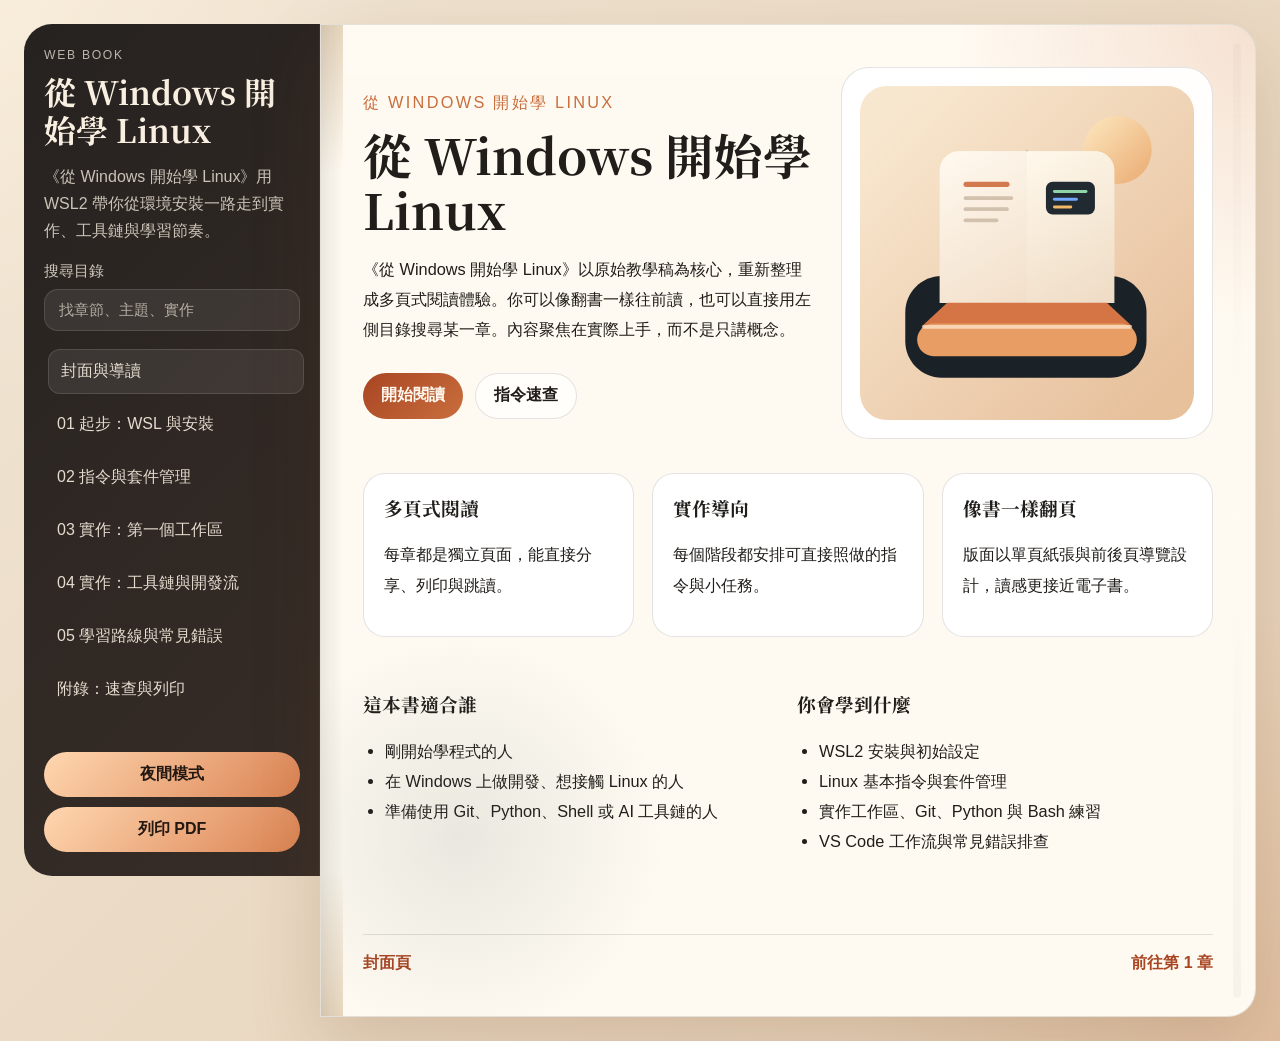
<file: index.html>
﻿<!DOCTYPE html>
<html lang="zh-Hant">
<head>
  <meta charset="UTF-8">
  <meta name="viewport" content="width=device-width, initial-scale=1.0">
  <title>從 Windows 開始學 Linux | 首頁</title>
  <meta name="description" content="《從 Windows 開始學 Linux》是一本文字清楚、實作導向的網頁電子書，帶你用 WSL2 在 Windows 上學會 Linux。">
  <link rel="preconnect" href="https://fonts.googleapis.com">
  <link rel="preconnect" href="https://fonts.gstatic.com" crossorigin>
  <link href="https://fonts.googleapis.com/css2?family=Noto+Serif+TC:wght@500;700;900&family=IBM+Plex+Sans+TC:wght@400;500;700&family=JetBrains+Mono:wght@400;600&display=swap" rel="stylesheet">
  <link rel="stylesheet" href="styles.css">
</head>
<body data-page="index.html">
  <div class="book-layout">
    <aside class="book-sidebar">
      <div class="sidebar-panel">
        <p class="eyebrow">Web Book</p>
        <h1>從 Windows 開始學 Linux</h1>
        <p class="subtitle">《從 Windows 開始學 Linux》用 WSL2 帶你從環境安裝一路走到實作、工具鏈與學習節奏。</p>
        <label class="search-box" for="toc-search">
          <span>搜尋目錄</span>
          <input id="toc-search" type="search" placeholder="找章節、主題、實作">
        </label>
        <nav class="toc" aria-label="章節目錄">
          <a href="index.html">封面與導讀</a>
          <a href="chapter-01.html">01 起步：WSL 與安裝</a>
          <a href="chapter-02.html">02 指令與套件管理</a>
          <a href="chapter-03.html">03 實作：第一個工作區</a>
          <a href="chapter-04.html">04 實作：工具鏈與開發流</a>
          <a href="chapter-05.html">05 學習路線與常見錯誤</a>
          <a href="appendix.html">附錄：速查與列印</a>
        </nav>
        <div class="sidebar-actions">
          <button type="button" class="toolbar-button" data-theme-toggle>夜間模式</button>
          <button type="button" class="toolbar-button" data-print-page>列印 PDF</button>
        </div>
      </div>
    </aside>

    <main class="book-main">
      <article class="page-card cover-page">
        <div class="page-flourish"></div>
        <section class="cover-grid">
          <div class="cover-copy">
            <p class="eyebrow warm">從 Windows 開始學 Linux</p>
            <h2>從 Windows 開始學 Linux</h2>
            <p>《從 Windows 開始學 Linux》以原始教學稿為核心，重新整理成多頁式閱讀體驗。你可以像翻書一樣往前讀，也可以直接用左側目錄搜尋某一章。內容聚焦在實際上手，而不是只講概念。</p>
            <div class="action-row">
              <a class="button primary" href="chapter-01.html">開始閱讀</a>
              <a class="button secondary" href="appendix.html">指令速查</a>
            </div>
          </div>
          <figure class="cover-figure">
            <img src="cover-art.svg" alt="一本打開的書與終端機視窗組成的封面插圖">
          </figure>
        </section>

        <section class="feature-strip">
          <article>
            <h3>多頁式閱讀</h3>
            <p>每章都是獨立頁面，能直接分享、列印與跳讀。</p>
          </article>
          <article>
            <h3>實作導向</h3>
            <p>每個階段都安排可直接照做的指令與小任務。</p>
          </article>
          <article>
            <h3>像書一樣翻頁</h3>
            <p>版面以單頁紙張與前後頁導覽設計，讀感更接近電子書。</p>
          </article>
        </section>

        <section class="intro-columns">
          <div>
            <h3>這本書適合誰</h3>
            <ul class="plain-list">
              <li>剛開始學程式的人</li>
              <li>在 Windows 上做開發、想接觸 Linux 的人</li>
              <li>準備使用 Git、Python、Shell 或 AI 工具鏈的人</li>
            </ul>
          </div>
          <div>
            <h3>你會學到什麼</h3>
            <ul class="plain-list">
              <li>WSL2 安裝與初始設定</li>
              <li>Linux 基本指令與套件管理</li>
              <li>實作工作區、Git、Python 與 Bash 練習</li>
              <li>VS Code 工作流與常見錯誤排查</li>
            </ul>
          </div>
        </section>

        <footer class="page-nav">
          <span class="page-hint">封面頁</span>
          <a class="next-link" href="chapter-01.html">前往第 1 章</a>
        </footer>
      </article>
    </main>
  </div>

  <script src="script.js"></script>
</body>
</html>
</file>
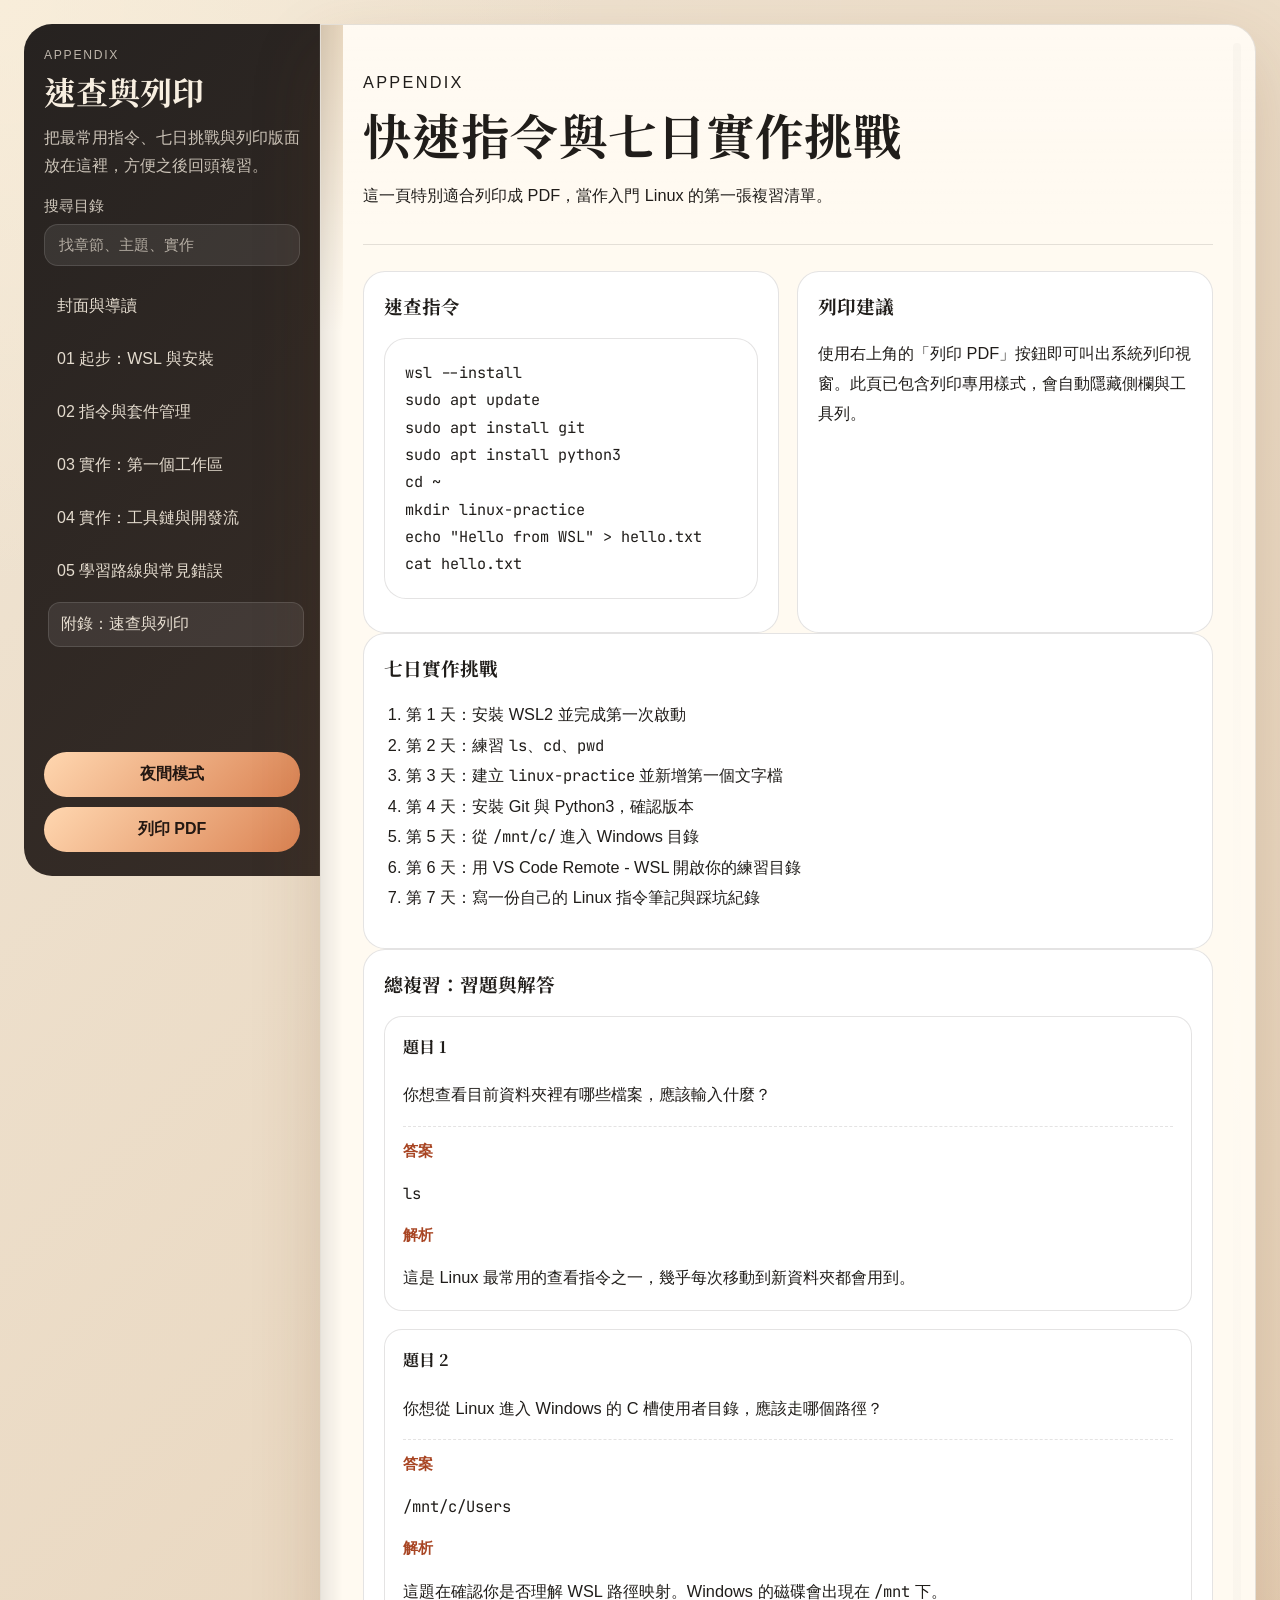
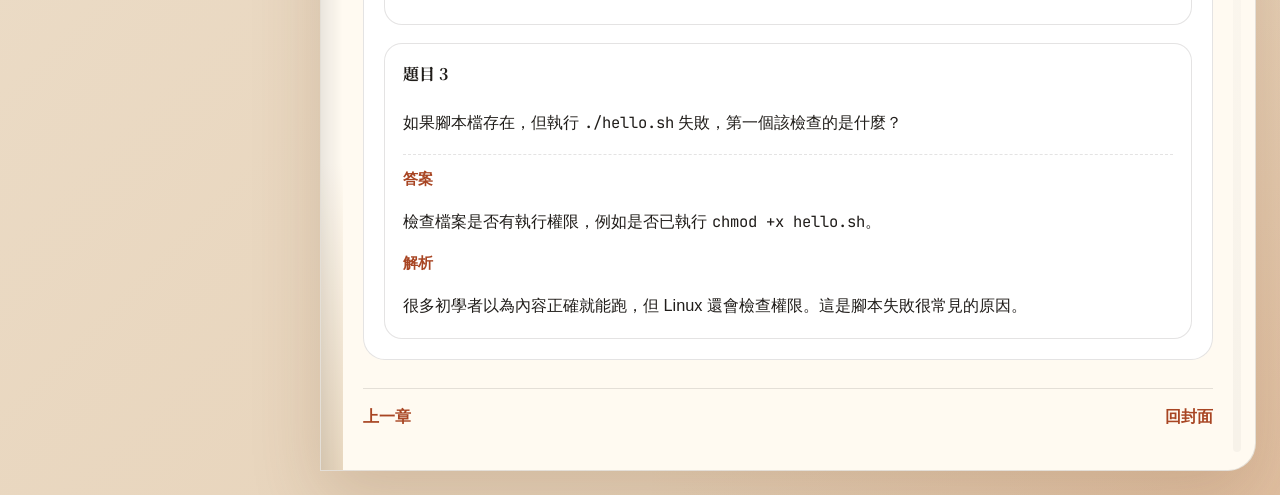
<file: appendix.html>
﻿<!DOCTYPE html>
<html lang="zh-Hant">
<head>
  <meta charset="UTF-8">
  <meta name="viewport" content="width=device-width, initial-scale=1.0">
  <title>從 Windows 開始學 Linux | 附錄 速查與列印</title>
  <link rel="preconnect" href="https://fonts.googleapis.com">
  <link rel="preconnect" href="https://fonts.gstatic.com" crossorigin>
  <link href="https://fonts.googleapis.com/css2?family=Noto+Serif+TC:wght@500;700;900&family=IBM+Plex+Sans+TC:wght@400;500;700&family=JetBrains+Mono:wght@400;600&display=swap" rel="stylesheet">
  <link rel="stylesheet" href="styles.css">
</head>
<body data-page="appendix.html">
  <div class="book-layout">
    <aside class="book-sidebar"><div class="sidebar-panel"><p class="eyebrow">Appendix</p><h1>速查與列印</h1><p class="subtitle">把最常用指令、七日挑戰與列印版面放在這裡，方便之後回頭複習。</p><label class="search-box" for="toc-search"><span>搜尋目錄</span><input id="toc-search" type="search" placeholder="找章節、主題、實作"></label><nav class="toc" aria-label="章節目錄"><a href="index.html">封面與導讀</a><a href="chapter-01.html">01 起步：WSL 與安裝</a><a href="chapter-02.html">02 指令與套件管理</a><a href="chapter-03.html">03 實作：第一個工作區</a><a href="chapter-04.html">04 實作：工具鏈與開發流</a><a href="chapter-05.html">05 學習路線與常見錯誤</a><a href="appendix.html">附錄：速查與列印</a></nav><div class="sidebar-actions"><button type="button" class="toolbar-button" data-theme-toggle>夜間模式</button><button type="button" class="toolbar-button" data-print-page>列印 PDF</button></div></div></aside>
    <main class="book-main"><article class="page-card"><header class="chapter-header"><p class="chapter-number">Appendix</p><h2>快速指令與七日實作挑戰</h2><p>這一頁特別適合列印成 PDF，當作入門 Linux 的第一張複習清單。</p></header><section class="info-grid two"><article class="info-card"><h3>速查指令</h3><pre><code>wsl --install
sudo apt update
sudo apt install git
sudo apt install python3
cd ~
mkdir linux-practice
echo "Hello from WSL" &gt; hello.txt
cat hello.txt</code></pre></article><article class="info-card"><h3>列印建議</h3><p>使用右上角的「列印 PDF」按鈕即可叫出系統列印視窗。此頁已包含列印專用樣式，會自動隱藏側欄與工具列。</p></article></section><section class="section-block"><h3>七日實作挑戰</h3><ol class="steps"><li>第 1 天：安裝 WSL2 並完成第一次啟動</li><li>第 2 天：練習 <code>ls</code>、<code>cd</code>、<code>pwd</code></li><li>第 3 天：建立 <code>linux-practice</code> 並新增第一個文字檔</li><li>第 4 天：安裝 Git 與 Python3，確認版本</li><li>第 5 天：從 <code>/mnt/c/</code> 進入 Windows 目錄</li><li>第 6 天：用 VS Code Remote - WSL 開啟你的練習目錄</li><li>第 7 天：寫一份自己的 Linux 指令筆記與踩坑紀錄</li></ol></section><section class="section-block"><h3>總複習：習題與解答</h3><div class="exercise-set"><article class="exercise-item"><h4>題目 1</h4><p>你想查看目前資料夾裡有哪些檔案，應該輸入什麼？</p><div class="answer-block"><h5>答案</h5><p><code>ls</code></p><h5>解析</h5><p>這是 Linux 最常用的查看指令之一，幾乎每次移動到新資料夾都會用到。</p></div></article><article class="exercise-item"><h4>題目 2</h4><p>你想從 Linux 進入 Windows 的 C 槽使用者目錄，應該走哪個路徑？</p><div class="answer-block"><h5>答案</h5><p><code>/mnt/c/Users</code></p><h5>解析</h5><p>這題在確認你是否理解 WSL 路徑映射。Windows 的磁碟會出現在 <code>/mnt</code> 下。</p></div></article><article class="exercise-item"><h4>題目 3</h4><p>如果腳本檔存在，但執行 <code>./hello.sh</code> 失敗，第一個該檢查的是什麼？</p><div class="answer-block"><h5>答案</h5><p>檢查檔案是否有執行權限，例如是否已執行 <code>chmod +x hello.sh</code>。</p><h5>解析</h5><p>很多初學者以為內容正確就能跑，但 Linux 還會檢查權限。這是腳本失敗很常見的原因。</p></div></article></div></section><footer class="page-nav"><a class="prev-link" href="chapter-05.html">上一章</a><a class="next-link" href="index.html">回封面</a></footer></article></main>
  </div>
  <script src="script.js"></script>
</body>
</html>
</file>
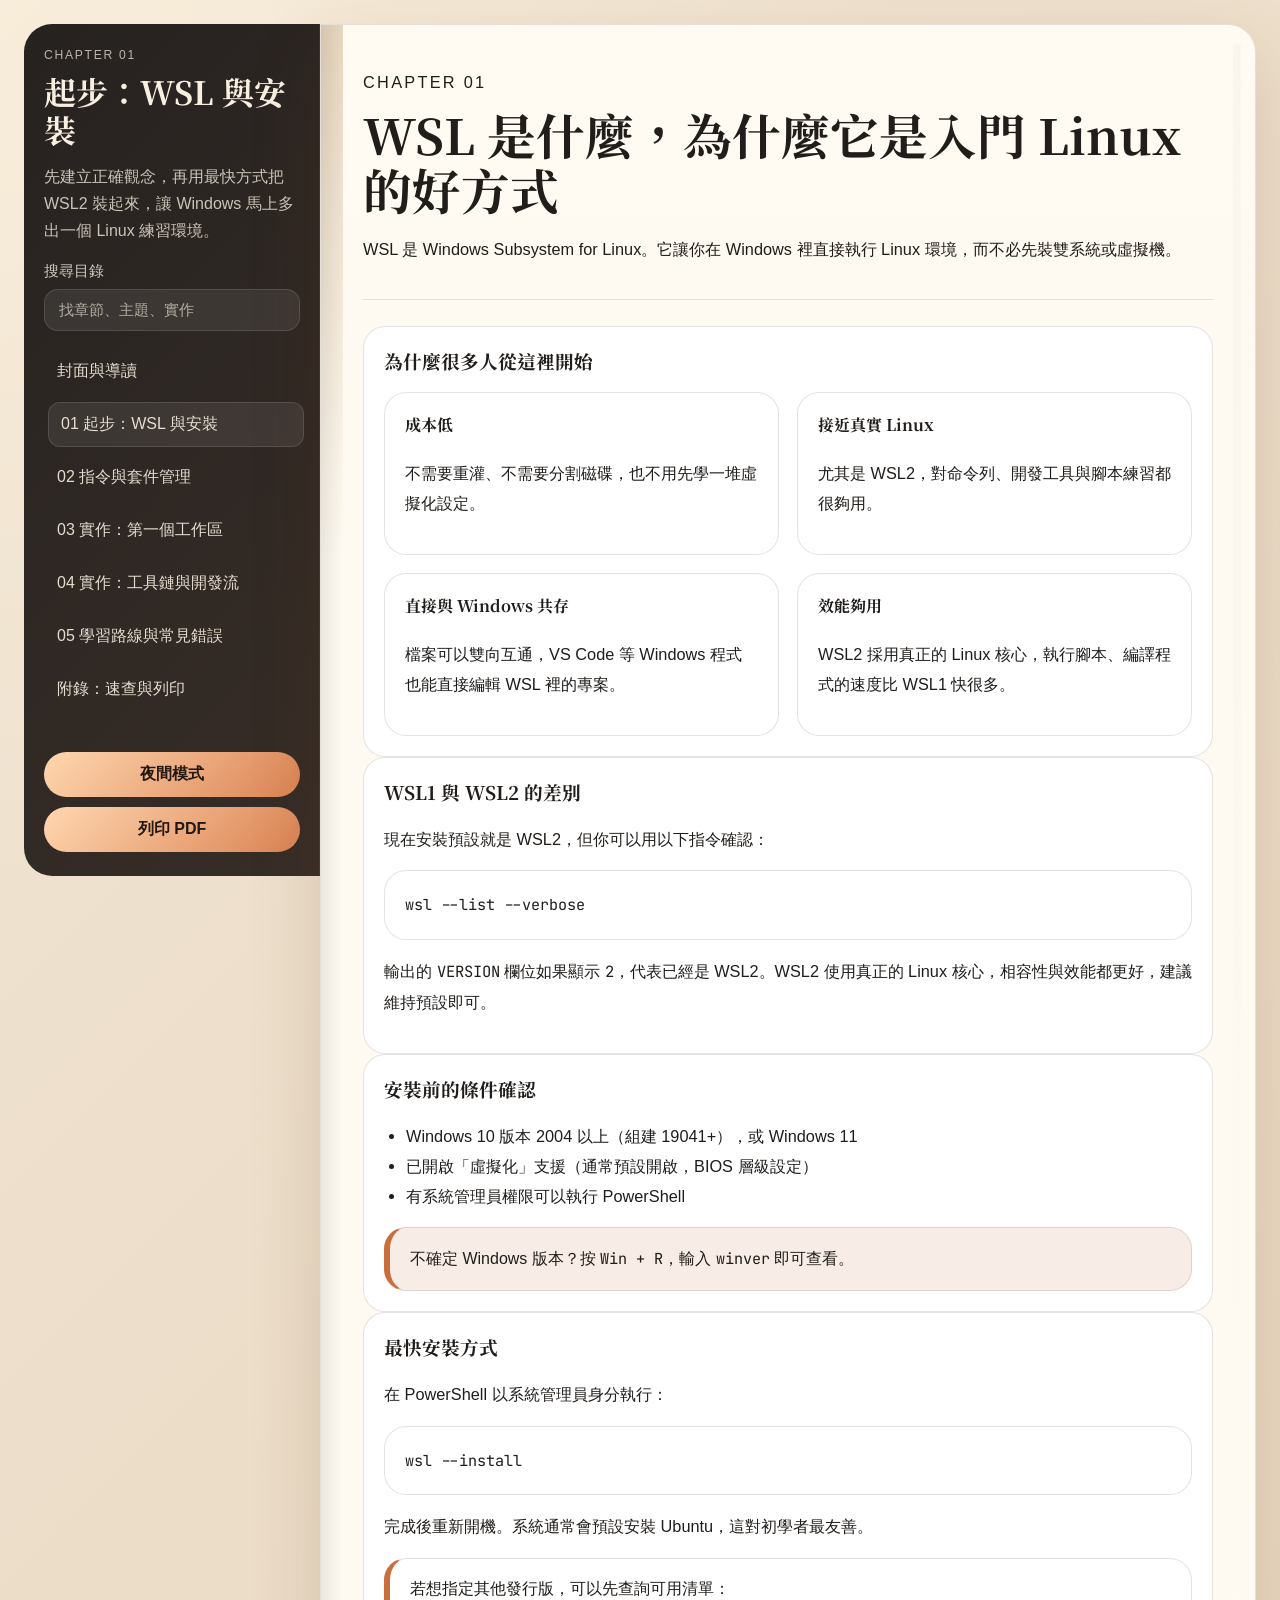
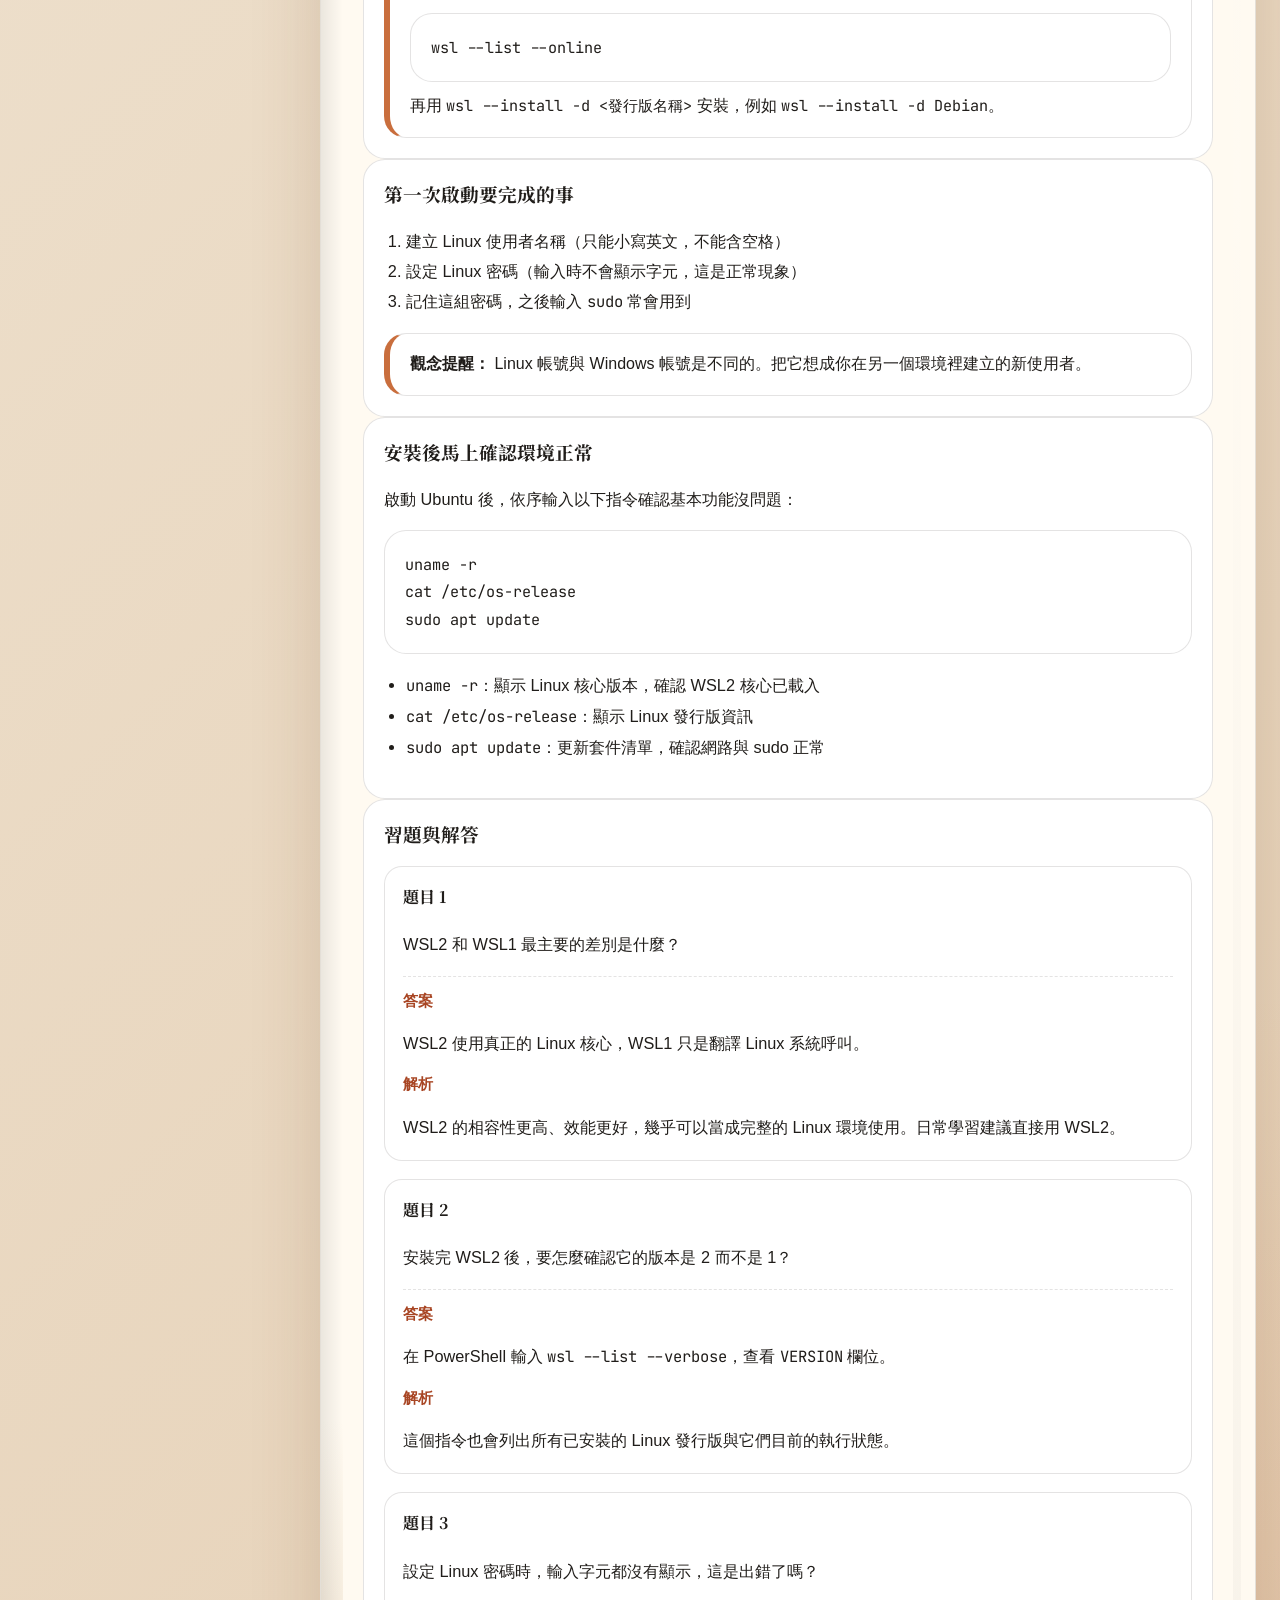
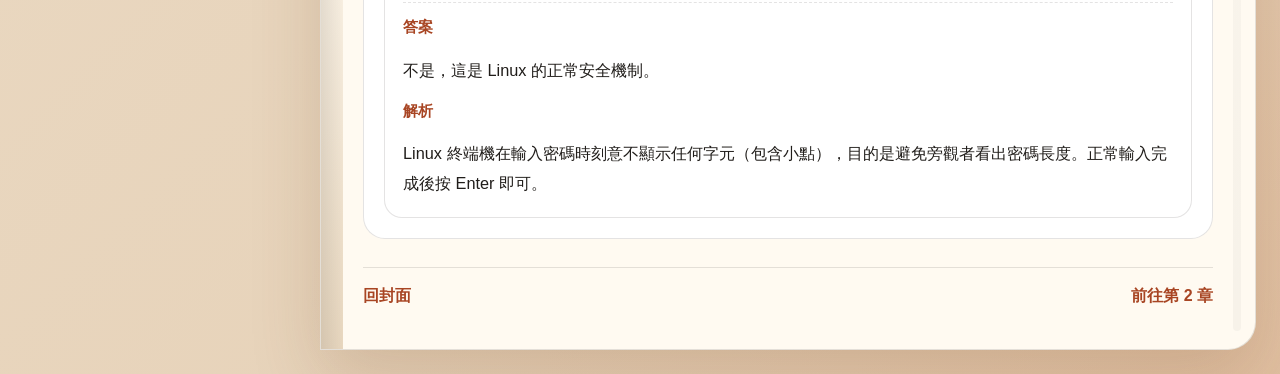
<file: chapter-01.html>
﻿<!DOCTYPE html>
<html lang="zh-Hant">
<head>
  <meta charset="UTF-8">
  <meta name="viewport" content="width=device-width, initial-scale=1.0">
  <title>從 Windows 開始學 Linux | 第 1 章 起步：WSL 與安裝</title>
  <link rel="preconnect" href="https://fonts.googleapis.com">
  <link rel="preconnect" href="https://fonts.gstatic.com" crossorigin>
  <link href="https://fonts.googleapis.com/css2?family=Noto+Serif+TC:wght@500;700;900&family=IBM+Plex+Sans+TC:wght@400;500;700&family=JetBrains+Mono:wght@400;600&display=swap" rel="stylesheet">
  <link rel="stylesheet" href="styles.css">
</head>
<body data-page="chapter-01.html">
  <div class="book-layout">
    <aside class="book-sidebar"><div class="sidebar-panel"><p class="eyebrow">Chapter 01</p><h1>起步：WSL 與安裝</h1><p class="subtitle">先建立正確觀念，再用最快方式把 WSL2 裝起來，讓 Windows 馬上多出一個 Linux 練習環境。</p><label class="search-box" for="toc-search"><span>搜尋目錄</span><input id="toc-search" type="search" placeholder="找章節、主題、實作"></label><nav class="toc" aria-label="章節目錄"><a href="index.html">封面與導讀</a><a href="chapter-01.html">01 起步：WSL 與安裝</a><a href="chapter-02.html">02 指令與套件管理</a><a href="chapter-03.html">03 實作：第一個工作區</a><a href="chapter-04.html">04 實作：工具鏈與開發流</a><a href="chapter-05.html">05 學習路線與常見錯誤</a><a href="appendix.html">附錄：速查與列印</a></nav><div class="sidebar-actions"><button type="button" class="toolbar-button" data-theme-toggle>夜間模式</button><button type="button" class="toolbar-button" data-print-page>列印 PDF</button></div></div></aside>
    <main class="book-main">
      <article class="page-card">
        <header class="chapter-header"><p class="chapter-number">Chapter 01</p><h2>WSL 是什麼，為什麼它是入門 Linux 的好方式</h2><p>WSL 是 Windows Subsystem for Linux。它讓你在 Windows 裡直接執行 Linux 環境，而不必先裝雙系統或虛擬機。</p></header>
        <section class="section-block">
          <h3>為什麼很多人從這裡開始</h3>
          <div class="info-grid two">
            <article class="info-card"><h4>成本低</h4><p>不需要重灌、不需要分割磁碟，也不用先學一堆虛擬化設定。</p></article>
            <article class="info-card"><h4>接近真實 Linux</h4><p>尤其是 WSL2，對命令列、開發工具與腳本練習都很夠用。</p></article>
            <article class="info-card"><h4>直接與 Windows 共存</h4><p>檔案可以雙向互通，VS Code 等 Windows 程式也能直接編輯 WSL 裡的專案。</p></article>
            <article class="info-card"><h4>效能夠用</h4><p>WSL2 採用真正的 Linux 核心，執行腳本、編譯程式的速度比 WSL1 快很多。</p></article>
          </div>
        </section>

        <section class="section-block">
          <h3>WSL1 與 WSL2 的差別</h3>
          <p>現在安裝預設就是 WSL2，但你可以用以下指令確認：</p>
          <pre><code>wsl --list --verbose</code></pre>
          <p>輸出的 <code>VERSION</code> 欄位如果顯示 <code>2</code>，代表已經是 WSL2。WSL2 使用真正的 Linux 核心，相容性與效能都更好，建議維持預設即可。</p>
        </section>

        <section class="section-block">
          <h3>安裝前的條件確認</h3>
          <ul class="plain-list">
            <li>Windows 10 版本 2004 以上（組建 19041+），或 Windows 11</li>
            <li>已開啟「虛擬化」支援（通常預設開啟，BIOS 層級設定）</li>
            <li>有系統管理員權限可以執行 PowerShell</li>
          </ul>
          <div class="callout soft">不確定 Windows 版本？按 <code>Win + R</code>，輸入 <code>winver</code> 即可查看。</div>
        </section>

        <section class="section-block">
          <h3>最快安裝方式</h3>
          <p>在 PowerShell 以系統管理員身分執行：</p>
          <pre><code>wsl --install</code></pre>
          <p>完成後重新開機。系統通常會預設安裝 Ubuntu，這對初學者最友善。</p>
          <div class="callout">若想指定其他發行版，可以先查詢可用清單：<pre><code>wsl --list --online</code></pre>再用 <code>wsl --install -d &lt;發行版名稱&gt;</code> 安裝，例如 <code>wsl --install -d Debian</code>。</div>
        </section>

        <section class="section-block">
          <h3>第一次啟動要完成的事</h3>
          <ol class="steps">
            <li>建立 Linux 使用者名稱（只能小寫英文，不能含空格）</li>
            <li>設定 Linux 密碼（輸入時不會顯示字元，這是正常現象）</li>
            <li>記住這組密碼，之後輸入 <code>sudo</code> 常會用到</li>
          </ol>
          <div class="callout"><strong>觀念提醒：</strong> Linux 帳號與 Windows 帳號是不同的。把它想成你在另一個環境裡建立的新使用者。</div>
        </section>

        <section class="section-block">
          <h3>安裝後馬上確認環境正常</h3>
          <p>啟動 Ubuntu 後，依序輸入以下指令確認基本功能沒問題：</p>
          <pre><code>uname -r
cat /etc/os-release
sudo apt update</code></pre>
          <ul class="plain-list">
            <li><code>uname -r</code>：顯示 Linux 核心版本，確認 WSL2 核心已載入</li>
            <li><code>cat /etc/os-release</code>：顯示 Linux 發行版資訊</li>
            <li><code>sudo apt update</code>：更新套件清單，確認網路與 sudo 正常</li>
          </ul>
        </section>

        <section class="section-block">
          <h3>習題與解答</h3>
          <div class="exercise-set">
            <article class="exercise-item">
              <h4>題目 1</h4>
              <p>WSL2 和 WSL1 最主要的差別是什麼？</p>
              <div class="answer-block">
                <h5>答案</h5>
                <p>WSL2 使用真正的 Linux 核心，WSL1 只是翻譯 Linux 系統呼叫。</p>
                <h5>解析</h5>
                <p>WSL2 的相容性更高、效能更好，幾乎可以當成完整的 Linux 環境使用。日常學習建議直接用 WSL2。</p>
              </div>
            </article>
            <article class="exercise-item">
              <h4>題目 2</h4>
              <p>安裝完 WSL2 後，要怎麼確認它的版本是 2 而不是 1？</p>
              <div class="answer-block">
                <h5>答案</h5>
                <p>在 PowerShell 輸入 <code>wsl --list --verbose</code>，查看 <code>VERSION</code> 欄位。</p>
                <h5>解析</h5>
                <p>這個指令也會列出所有已安裝的 Linux 發行版與它們目前的執行狀態。</p>
              </div>
            </article>
            <article class="exercise-item">
              <h4>題目 3</h4>
              <p>設定 Linux 密碼時，輸入字元都沒有顯示，這是出錯了嗎？</p>
              <div class="answer-block">
                <h5>答案</h5>
                <p>不是，這是 Linux 的正常安全機制。</p>
                <h5>解析</h5>
                <p>Linux 終端機在輸入密碼時刻意不顯示任何字元（包含小點），目的是避免旁觀者看出密碼長度。正常輸入完成後按 Enter 即可。</p>
              </div>
            </article>
          </div>
        </section>

        <footer class="page-nav"><a class="prev-link" href="index.html">回封面</a><a class="next-link" href="chapter-02.html">前往第 2 章</a></footer>
      </article>
    </main>
  </div>
  <script src="script.js"></script>
</body>
</html>
</file>
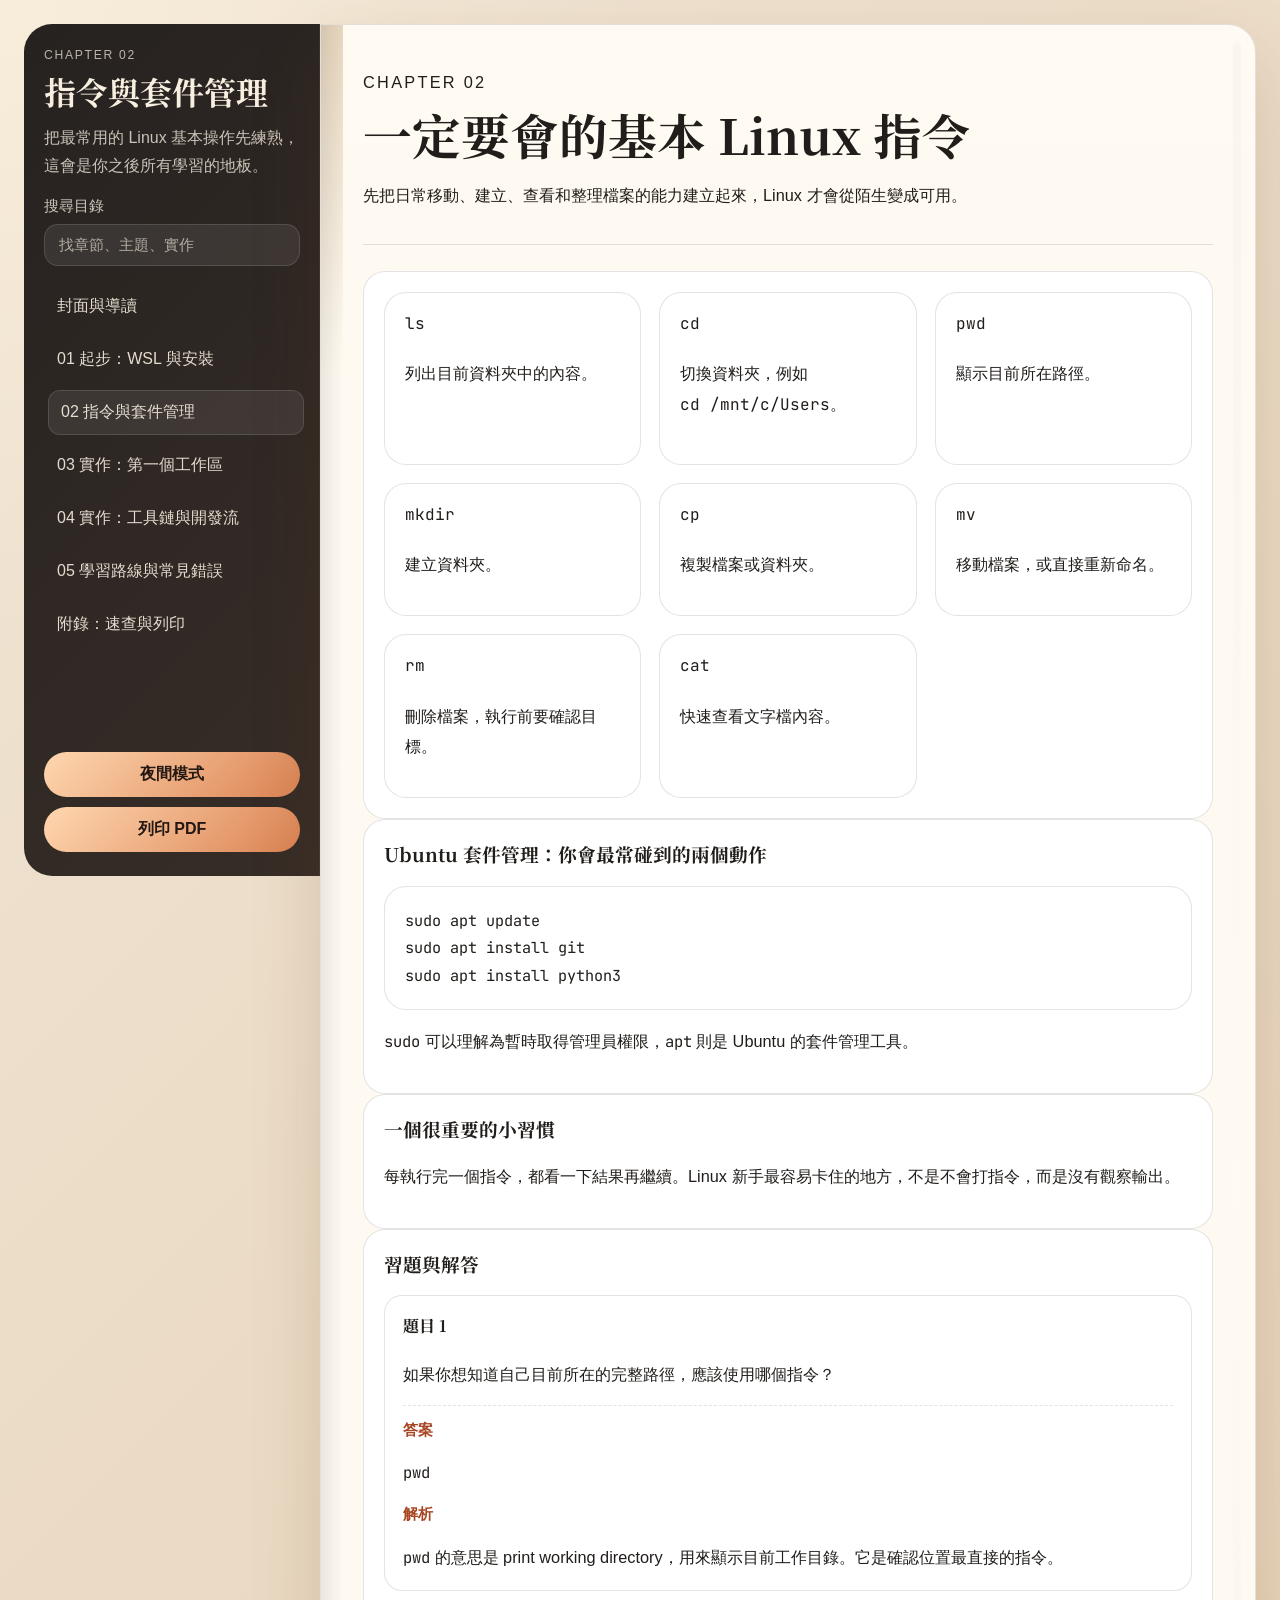
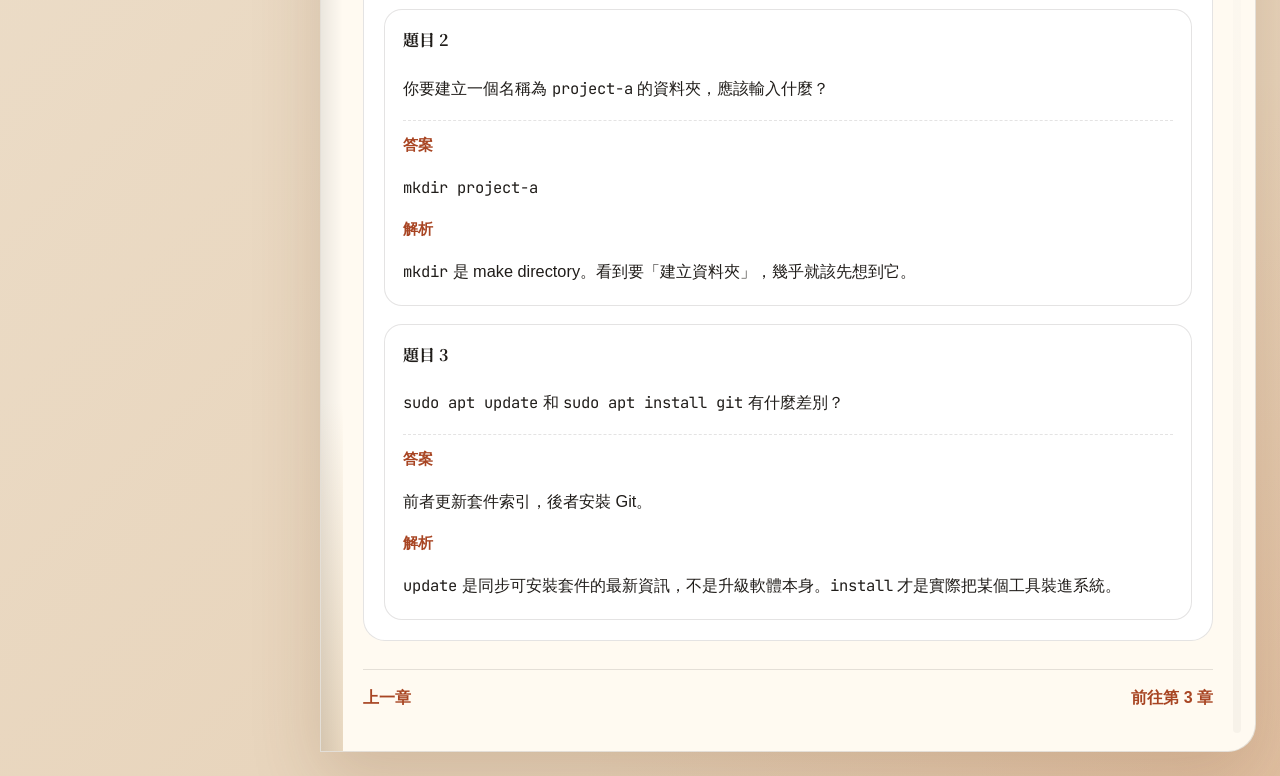
<file: chapter-02.html>
﻿<!DOCTYPE html>
<html lang="zh-Hant">
<head>
  <meta charset="UTF-8">
  <meta name="viewport" content="width=device-width, initial-scale=1.0">
  <title>從 Windows 開始學 Linux | 第 2 章 指令與套件管理</title>
  <link rel="preconnect" href="https://fonts.googleapis.com">
  <link rel="preconnect" href="https://fonts.gstatic.com" crossorigin>
  <link href="https://fonts.googleapis.com/css2?family=Noto+Serif+TC:wght@500;700;900&family=IBM+Plex+Sans+TC:wght@400;500;700&family=JetBrains+Mono:wght@400;600&display=swap" rel="stylesheet">
  <link rel="stylesheet" href="styles.css">
</head>
<body data-page="chapter-02.html">
  <div class="book-layout">
    <aside class="book-sidebar">
      <div class="sidebar-panel">
        <p class="eyebrow">Chapter 02</p>
        <h1>指令與套件管理</h1>
        <p class="subtitle">把最常用的 Linux 基本操作先練熟，這會是你之後所有學習的地板。</p>
        <label class="search-box" for="toc-search">
          <span>搜尋目錄</span>
          <input id="toc-search" type="search" placeholder="找章節、主題、實作">
        </label>
        <nav class="toc" aria-label="章節目錄">
          <a href="index.html">封面與導讀</a>
          <a href="chapter-01.html">01 起步：WSL 與安裝</a>
          <a href="chapter-02.html">02 指令與套件管理</a>
          <a href="chapter-03.html">03 實作：第一個工作區</a>
          <a href="chapter-04.html">04 實作：工具鏈與開發流</a>
          <a href="chapter-05.html">05 學習路線與常見錯誤</a>
          <a href="appendix.html">附錄：速查與列印</a>
        </nav>
        <div class="sidebar-actions">
          <button type="button" class="toolbar-button" data-theme-toggle>夜間模式</button>
          <button type="button" class="toolbar-button" data-print-page>列印 PDF</button>
        </div>
      </div>
    </aside>

    <main class="book-main">
      <article class="page-card">
        <header class="chapter-header">
          <p class="chapter-number">Chapter 02</p>
          <h2>一定要會的基本 Linux 指令</h2>
          <p>先把日常移動、建立、查看和整理檔案的能力建立起來，Linux 才會從陌生變成可用。</p>
        </header>

        <section class="section-block">
          <div class="command-grid">
            <article class="command-card"><code>ls</code><p>列出目前資料夾中的內容。</p></article>
            <article class="command-card"><code>cd</code><p>切換資料夾，例如 <code>cd /mnt/c/Users</code>。</p></article>
            <article class="command-card"><code>pwd</code><p>顯示目前所在路徑。</p></article>
            <article class="command-card"><code>mkdir</code><p>建立資料夾。</p></article>
            <article class="command-card"><code>cp</code><p>複製檔案或資料夾。</p></article>
            <article class="command-card"><code>mv</code><p>移動檔案，或直接重新命名。</p></article>
            <article class="command-card"><code>rm</code><p>刪除檔案，執行前要確認目標。</p></article>
            <article class="command-card"><code>cat</code><p>快速查看文字檔內容。</p></article>
          </div>
        </section>

        <section class="section-block">
          <h3>Ubuntu 套件管理：你會最常碰到的兩個動作</h3>
          <pre><code>sudo apt update
sudo apt install git
sudo apt install python3</code></pre>
          <p><code>sudo</code> 可以理解為暫時取得管理員權限，<code>apt</code> 則是 Ubuntu 的套件管理工具。</p>
        </section>

        <section class="section-block">
          <h3>一個很重要的小習慣</h3>
          <p>每執行完一個指令，都看一下結果再繼續。Linux 新手最容易卡住的地方，不是不會打指令，而是沒有觀察輸出。</p>
        </section>

        <section class="section-block">
          <h3>習題與解答</h3>
          <div class="exercise-set">
            <article class="exercise-item">
              <h4>題目 1</h4>
              <p>如果你想知道自己目前所在的完整路徑，應該使用哪個指令？</p>
              <div class="answer-block">
                <h5>答案</h5>
                <p><code>pwd</code></p>
                <h5>解析</h5>
                <p><code>pwd</code> 的意思是 print working directory，用來顯示目前工作目錄。它是確認位置最直接的指令。</p>
              </div>
            </article>
            <article class="exercise-item">
              <h4>題目 2</h4>
              <p>你要建立一個名稱為 <code>project-a</code> 的資料夾，應該輸入什麼？</p>
              <div class="answer-block">
                <h5>答案</h5>
                <p><code>mkdir project-a</code></p>
                <h5>解析</h5>
                <p><code>mkdir</code> 是 make directory。看到要「建立資料夾」，幾乎就該先想到它。</p>
              </div>
            </article>
            <article class="exercise-item">
              <h4>題目 3</h4>
              <p><code>sudo apt update</code> 和 <code>sudo apt install git</code> 有什麼差別？</p>
              <div class="answer-block">
                <h5>答案</h5>
                <p>前者更新套件索引，後者安裝 Git。</p>
                <h5>解析</h5>
                <p><code>update</code> 是同步可安裝套件的最新資訊，不是升級軟體本身。<code>install</code> 才是實際把某個工具裝進系統。</p>
              </div>
            </article>
          </div>
        </section>

        <footer class="page-nav">
          <a class="prev-link" href="chapter-01.html">上一章</a>
          <a class="next-link" href="chapter-03.html">前往第 3 章</a>
        </footer>
      </article>
    </main>
  </div>
  <script src="script.js"></script>
</body>
</html>
</file>
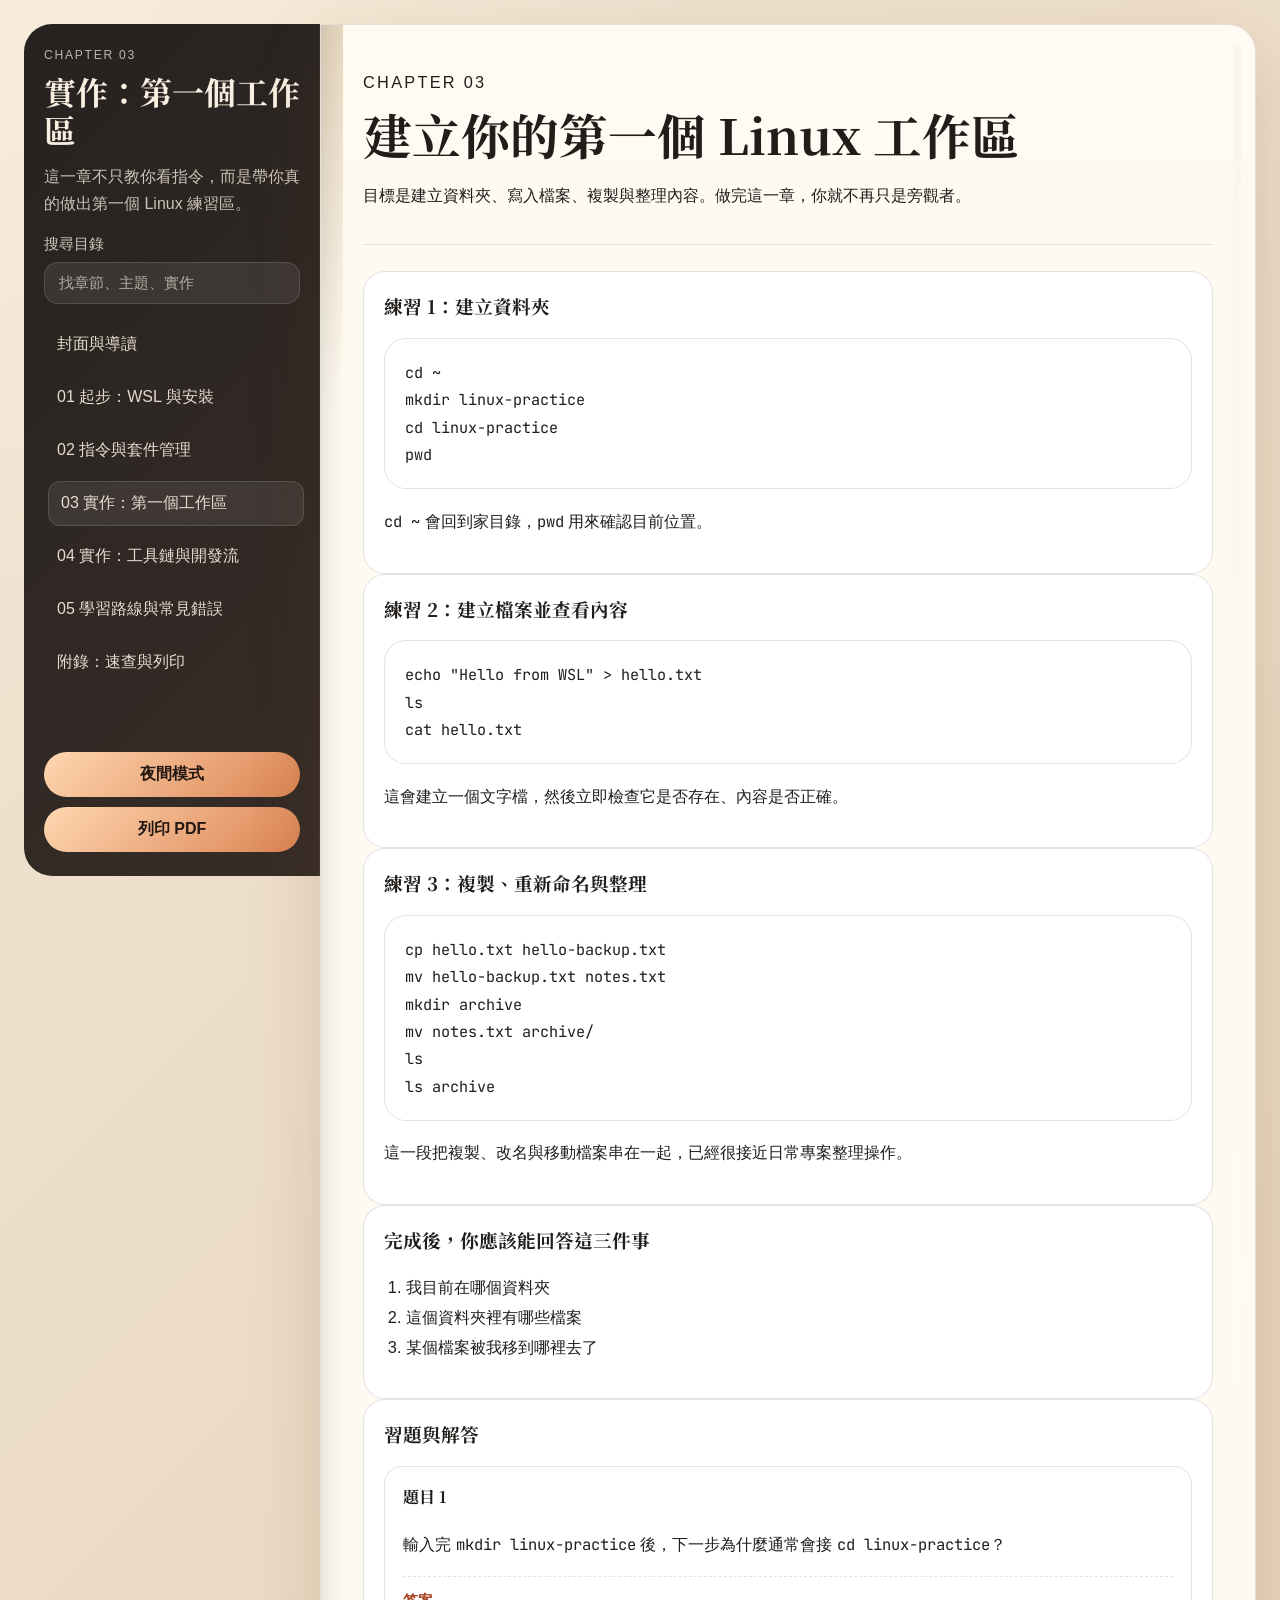
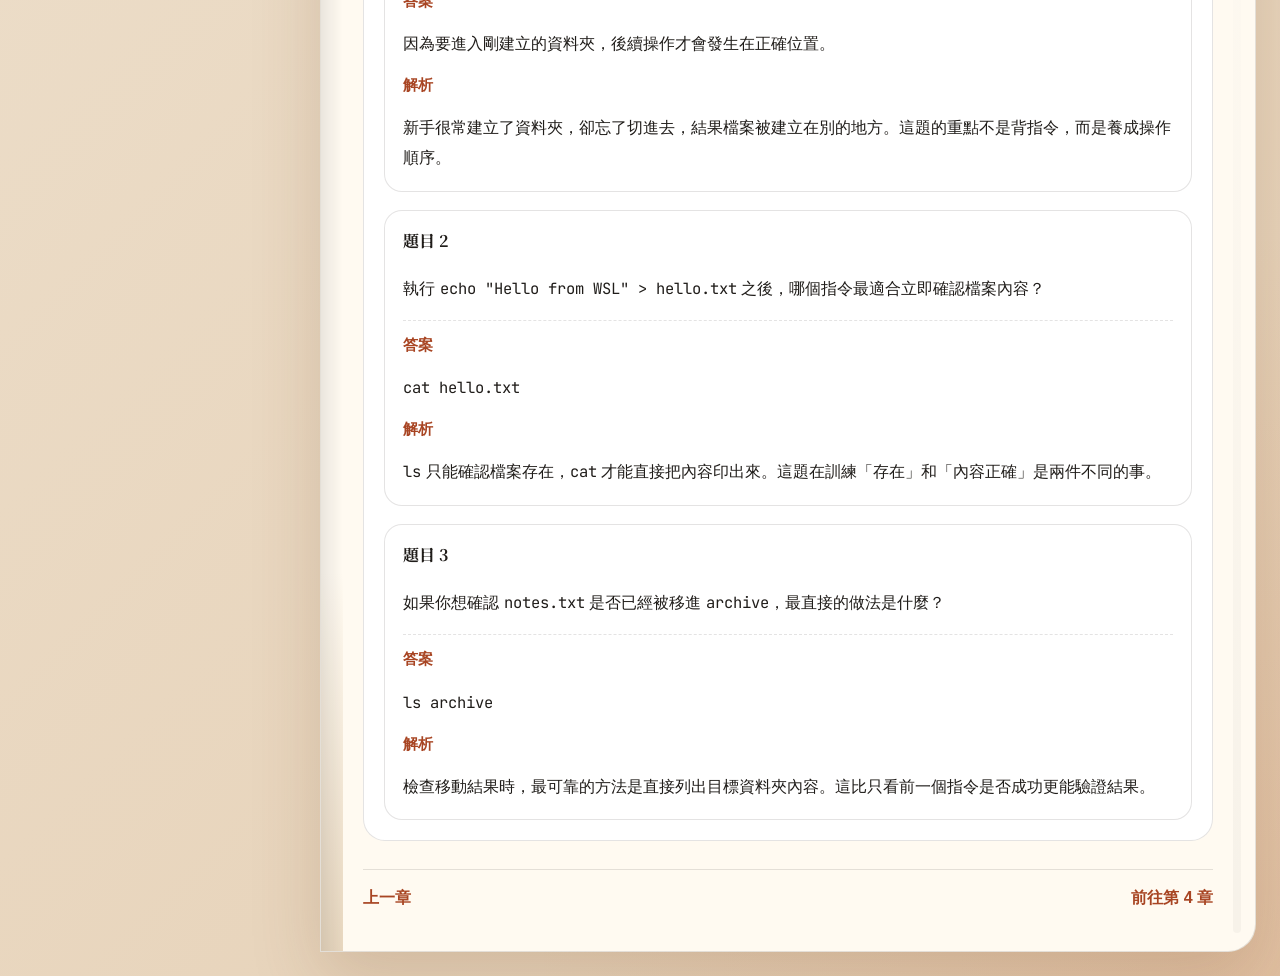
<file: chapter-03.html>
﻿<!DOCTYPE html>
<html lang="zh-Hant">
<head>
  <meta charset="UTF-8">
  <meta name="viewport" content="width=device-width, initial-scale=1.0">
  <title>從 Windows 開始學 Linux | 第 3 章 實作：第一個工作區</title>
  <link rel="preconnect" href="https://fonts.googleapis.com">
  <link rel="preconnect" href="https://fonts.gstatic.com" crossorigin>
  <link href="https://fonts.googleapis.com/css2?family=Noto+Serif+TC:wght@500;700;900&family=IBM+Plex+Sans+TC:wght@400;500;700&family=JetBrains+Mono:wght@400;600&display=swap" rel="stylesheet">
  <link rel="stylesheet" href="styles.css">
</head>
<body data-page="chapter-03.html">
  <div class="book-layout">
    <aside class="book-sidebar">
      <div class="sidebar-panel">
        <p class="eyebrow">Chapter 03</p>
        <h1>實作：第一個工作區</h1>
        <p class="subtitle">這一章不只教你看指令，而是帶你真的做出第一個 Linux 練習區。</p>
        <label class="search-box" for="toc-search">
          <span>搜尋目錄</span>
          <input id="toc-search" type="search" placeholder="找章節、主題、實作">
        </label>
        <nav class="toc" aria-label="章節目錄">
          <a href="index.html">封面與導讀</a>
          <a href="chapter-01.html">01 起步：WSL 與安裝</a>
          <a href="chapter-02.html">02 指令與套件管理</a>
          <a href="chapter-03.html">03 實作：第一個工作區</a>
          <a href="chapter-04.html">04 實作：工具鏈與開發流</a>
          <a href="chapter-05.html">05 學習路線與常見錯誤</a>
          <a href="appendix.html">附錄：速查與列印</a>
        </nav>
        <div class="sidebar-actions">
          <button type="button" class="toolbar-button" data-theme-toggle>夜間模式</button>
          <button type="button" class="toolbar-button" data-print-page>列印 PDF</button>
        </div>
      </div>
    </aside>

    <main class="book-main">
      <article class="page-card">
        <header class="chapter-header">
          <p class="chapter-number">Chapter 03</p>
          <h2>建立你的第一個 Linux 工作區</h2>
          <p>目標是建立資料夾、寫入檔案、複製與整理內容。做完這一章，你就不再只是旁觀者。</p>
        </header>

        <section class="practice-block">
          <h3>練習 1：建立資料夾</h3>
          <pre><code>cd ~
mkdir linux-practice
cd linux-practice
pwd</code></pre>
          <p><code>cd ~</code> 會回到家目錄，<code>pwd</code> 用來確認目前位置。</p>
        </section>

        <section class="practice-block">
          <h3>練習 2：建立檔案並查看內容</h3>
          <pre><code>echo "Hello from WSL" &gt; hello.txt
ls
cat hello.txt</code></pre>
          <p>這會建立一個文字檔，然後立即檢查它是否存在、內容是否正確。</p>
        </section>

        <section class="practice-block">
          <h3>練習 3：複製、重新命名與整理</h3>
          <pre><code>cp hello.txt hello-backup.txt
mv hello-backup.txt notes.txt
mkdir archive
mv notes.txt archive/
ls
ls archive</code></pre>
          <p>這一段把複製、改名與移動檔案串在一起，已經很接近日常專案整理操作。</p>
        </section>

        <section class="section-block">
          <h3>完成後，你應該能回答這三件事</h3>
          <ol class="steps">
            <li>我目前在哪個資料夾</li>
            <li>這個資料夾裡有哪些檔案</li>
            <li>某個檔案被我移到哪裡去了</li>
          </ol>
        </section>

        <section class="section-block">
          <h3>習題與解答</h3>
          <div class="exercise-set">
            <article class="exercise-item">
              <h4>題目 1</h4>
              <p>輸入完 <code>mkdir linux-practice</code> 後，下一步為什麼通常會接 <code>cd linux-practice</code>？</p>
              <div class="answer-block">
                <h5>答案</h5>
                <p>因為要進入剛建立的資料夾，後續操作才會發生在正確位置。</p>
                <h5>解析</h5>
                <p>新手很常建立了資料夾，卻忘了切進去，結果檔案被建立在別的地方。這題的重點不是背指令，而是養成操作順序。</p>
              </div>
            </article>
            <article class="exercise-item">
              <h4>題目 2</h4>
              <p>執行 <code>echo "Hello from WSL" &gt; hello.txt</code> 之後，哪個指令最適合立即確認檔案內容？</p>
              <div class="answer-block">
                <h5>答案</h5>
                <p><code>cat hello.txt</code></p>
                <h5>解析</h5>
                <p><code>ls</code> 只能確認檔案存在，<code>cat</code> 才能直接把內容印出來。這題在訓練「存在」和「內容正確」是兩件不同的事。</p>
              </div>
            </article>
            <article class="exercise-item">
              <h4>題目 3</h4>
              <p>如果你想確認 <code>notes.txt</code> 是否已經被移進 <code>archive</code>，最直接的做法是什麼？</p>
              <div class="answer-block">
                <h5>答案</h5>
                <p><code>ls archive</code></p>
                <h5>解析</h5>
                <p>檢查移動結果時，最可靠的方法是直接列出目標資料夾內容。這比只看前一個指令是否成功更能驗證結果。</p>
              </div>
            </article>
          </div>
        </section>

        <footer class="page-nav">
          <a class="prev-link" href="chapter-02.html">上一章</a>
          <a class="next-link" href="chapter-04.html">前往第 4 章</a>
        </footer>
      </article>
    </main>
  </div>
  <script src="script.js"></script>
</body>
</html>
</file>
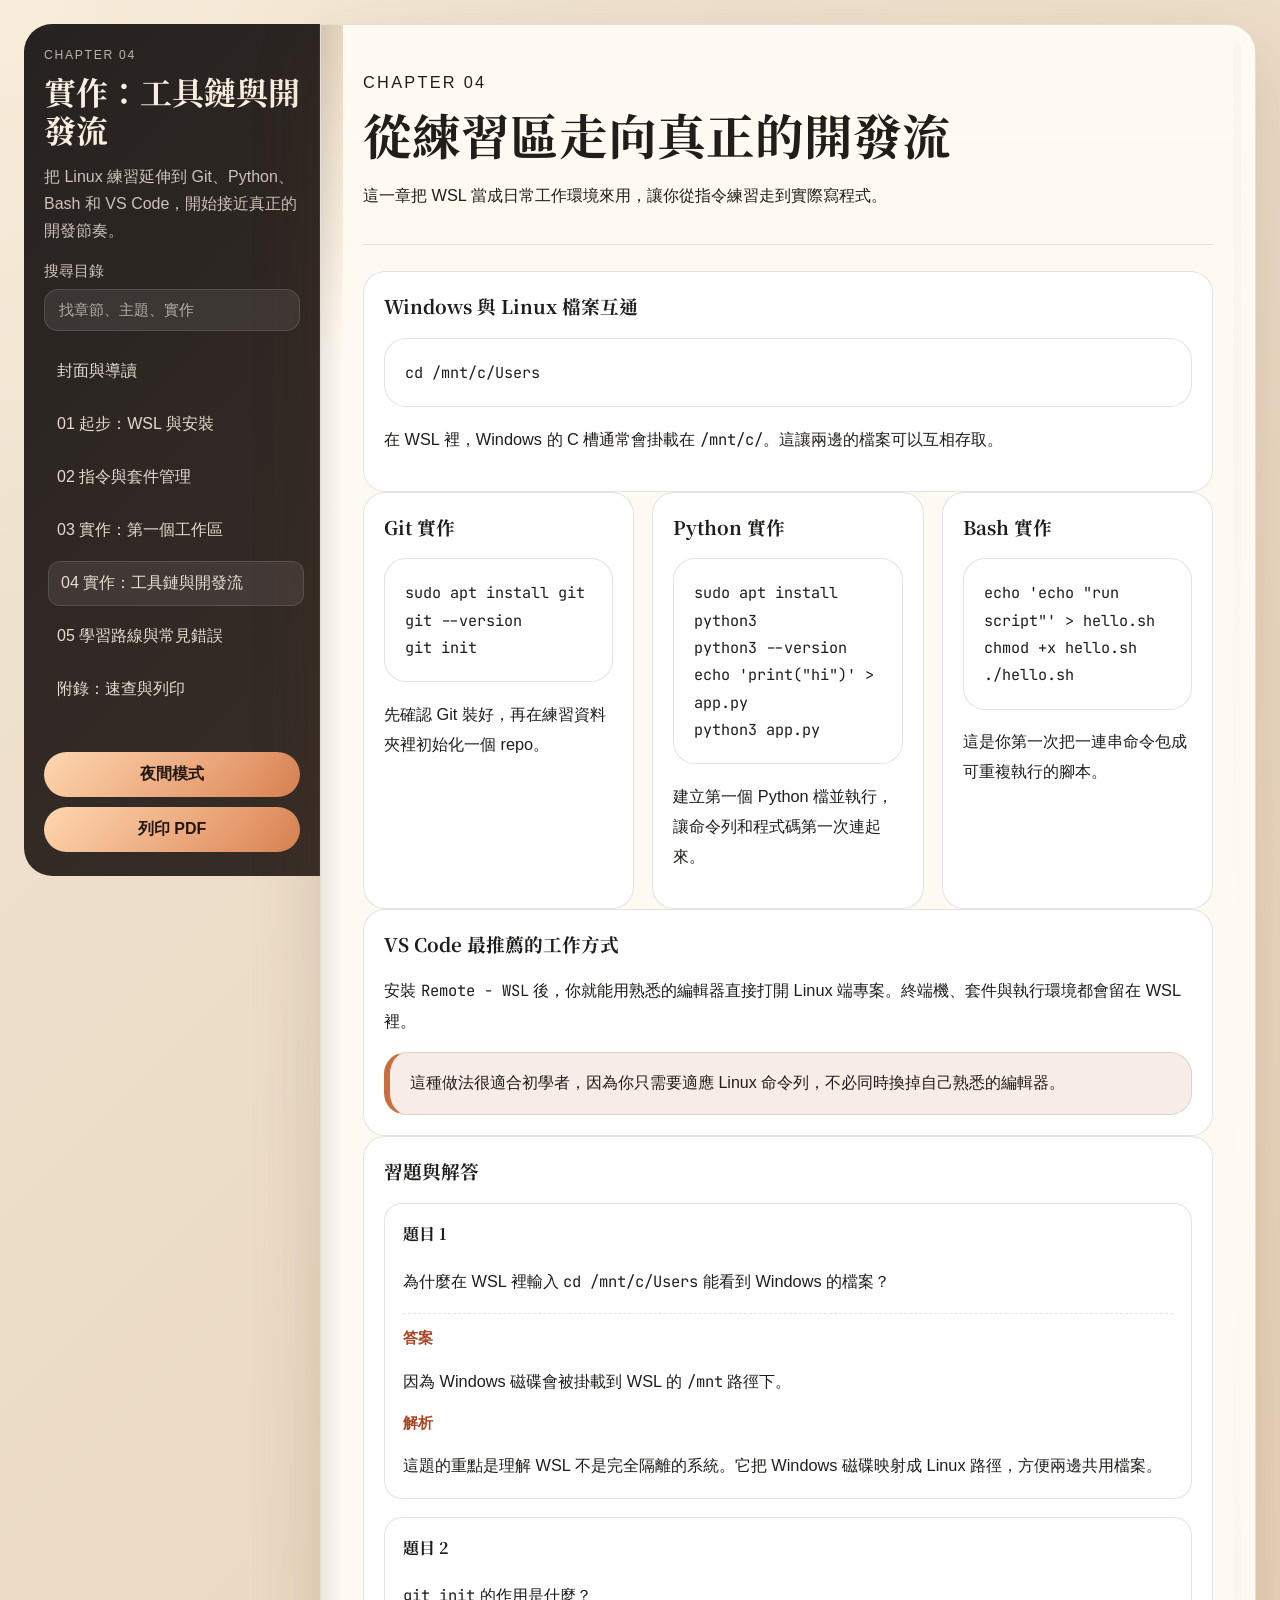
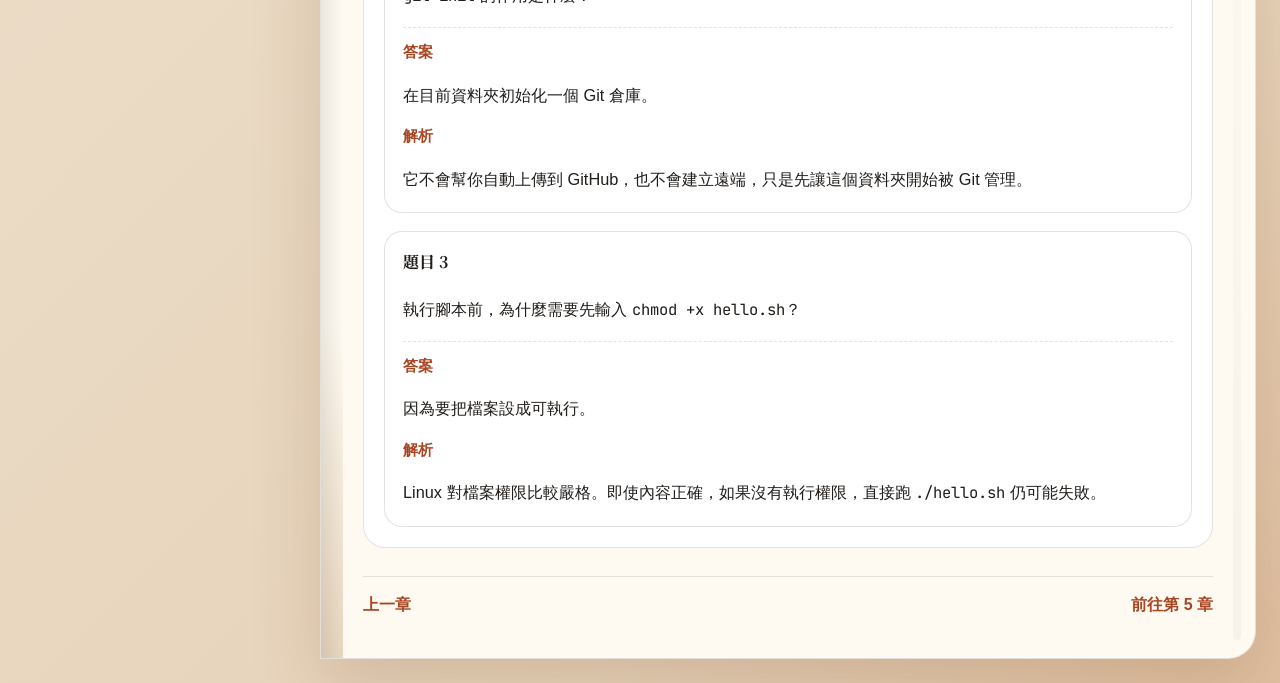
<file: chapter-04.html>
﻿<!DOCTYPE html>
<html lang="zh-Hant">
<head>
  <meta charset="UTF-8">
  <meta name="viewport" content="width=device-width, initial-scale=1.0">
  <title>從 Windows 開始學 Linux | 第 4 章 實作：工具鏈與開發流</title>
  <link rel="preconnect" href="https://fonts.googleapis.com">
  <link rel="preconnect" href="https://fonts.gstatic.com" crossorigin>
  <link href="https://fonts.googleapis.com/css2?family=Noto+Serif+TC:wght@500;700;900&family=IBM+Plex+Sans+TC:wght@400;500;700&family=JetBrains+Mono:wght@400;600&display=swap" rel="stylesheet">
  <link rel="stylesheet" href="styles.css">
</head>
<body data-page="chapter-04.html">
  <div class="book-layout">
    <aside class="book-sidebar"><div class="sidebar-panel"><p class="eyebrow">Chapter 04</p><h1>實作：工具鏈與開發流</h1><p class="subtitle">把 Linux 練習延伸到 Git、Python、Bash 和 VS Code，開始接近真正的開發節奏。</p><label class="search-box" for="toc-search"><span>搜尋目錄</span><input id="toc-search" type="search" placeholder="找章節、主題、實作"></label><nav class="toc" aria-label="章節目錄"><a href="index.html">封面與導讀</a><a href="chapter-01.html">01 起步：WSL 與安裝</a><a href="chapter-02.html">02 指令與套件管理</a><a href="chapter-03.html">03 實作：第一個工作區</a><a href="chapter-04.html">04 實作：工具鏈與開發流</a><a href="chapter-05.html">05 學習路線與常見錯誤</a><a href="appendix.html">附錄：速查與列印</a></nav><div class="sidebar-actions"><button type="button" class="toolbar-button" data-theme-toggle>夜間模式</button><button type="button" class="toolbar-button" data-print-page>列印 PDF</button></div></div></aside>
    <main class="book-main"><article class="page-card"><header class="chapter-header"><p class="chapter-number">Chapter 04</p><h2>從練習區走向真正的開發流</h2><p>這一章把 WSL 當成日常工作環境來用，讓你從指令練習走到實際寫程式。</p></header><section class="section-block"><h3>Windows 與 Linux 檔案互通</h3><pre><code>cd /mnt/c/Users</code></pre><p>在 WSL 裡，Windows 的 C 槽通常會掛載在 <code>/mnt/c/</code>。這讓兩邊的檔案可以互相存取。</p></section><section class="info-grid three"><article class="info-card"><h3>Git 實作</h3><pre><code>sudo apt install git
git --version
git init</code></pre><p>先確認 Git 裝好，再在練習資料夾裡初始化一個 repo。</p></article><article class="info-card"><h3>Python 實作</h3><pre><code>sudo apt install python3
python3 --version
echo 'print("hi")' &gt; app.py
python3 app.py</code></pre><p>建立第一個 Python 檔並執行，讓命令列和程式碼第一次連起來。</p></article><article class="info-card"><h3>Bash 實作</h3><pre><code>echo 'echo "run script"' &gt; hello.sh
chmod +x hello.sh
./hello.sh</code></pre><p>這是你第一次把一連串命令包成可重複執行的腳本。</p></article></section><section class="section-block"><h3>VS Code 最推薦的工作方式</h3><p>安裝 <code>Remote - WSL</code> 後，你就能用熟悉的編輯器直接打開 Linux 端專案。終端機、套件與執行環境都會留在 WSL 裡。</p><div class="callout soft">這種做法很適合初學者，因為你只需要適應 Linux 命令列，不必同時換掉自己熟悉的編輯器。</div></section><section class="section-block"><h3>習題與解答</h3><div class="exercise-set"><article class="exercise-item"><h4>題目 1</h4><p>為什麼在 WSL 裡輸入 <code>cd /mnt/c/Users</code> 能看到 Windows 的檔案？</p><div class="answer-block"><h5>答案</h5><p>因為 Windows 磁碟會被掛載到 WSL 的 <code>/mnt</code> 路徑下。</p><h5>解析</h5><p>這題的重點是理解 WSL 不是完全隔離的系統。它把 Windows 磁碟映射成 Linux 路徑，方便兩邊共用檔案。</p></div></article><article class="exercise-item"><h4>題目 2</h4><p><code>git init</code> 的作用是什麼？</p><div class="answer-block"><h5>答案</h5><p>在目前資料夾初始化一個 Git 倉庫。</p><h5>解析</h5><p>它不會幫你自動上傳到 GitHub，也不會建立遠端，只是先讓這個資料夾開始被 Git 管理。</p></div></article><article class="exercise-item"><h4>題目 3</h4><p>執行腳本前，為什麼需要先輸入 <code>chmod +x hello.sh</code>？</p><div class="answer-block"><h5>答案</h5><p>因為要把檔案設成可執行。</p><h5>解析</h5><p>Linux 對檔案權限比較嚴格。即使內容正確，如果沒有執行權限，直接跑 <code>./hello.sh</code> 仍可能失敗。</p></div></article></div></section><footer class="page-nav"><a class="prev-link" href="chapter-03.html">上一章</a><a class="next-link" href="chapter-05.html">前往第 5 章</a></footer></article></main>
  </div>
  <script src="script.js"></script>
</body>
</html>
</file>
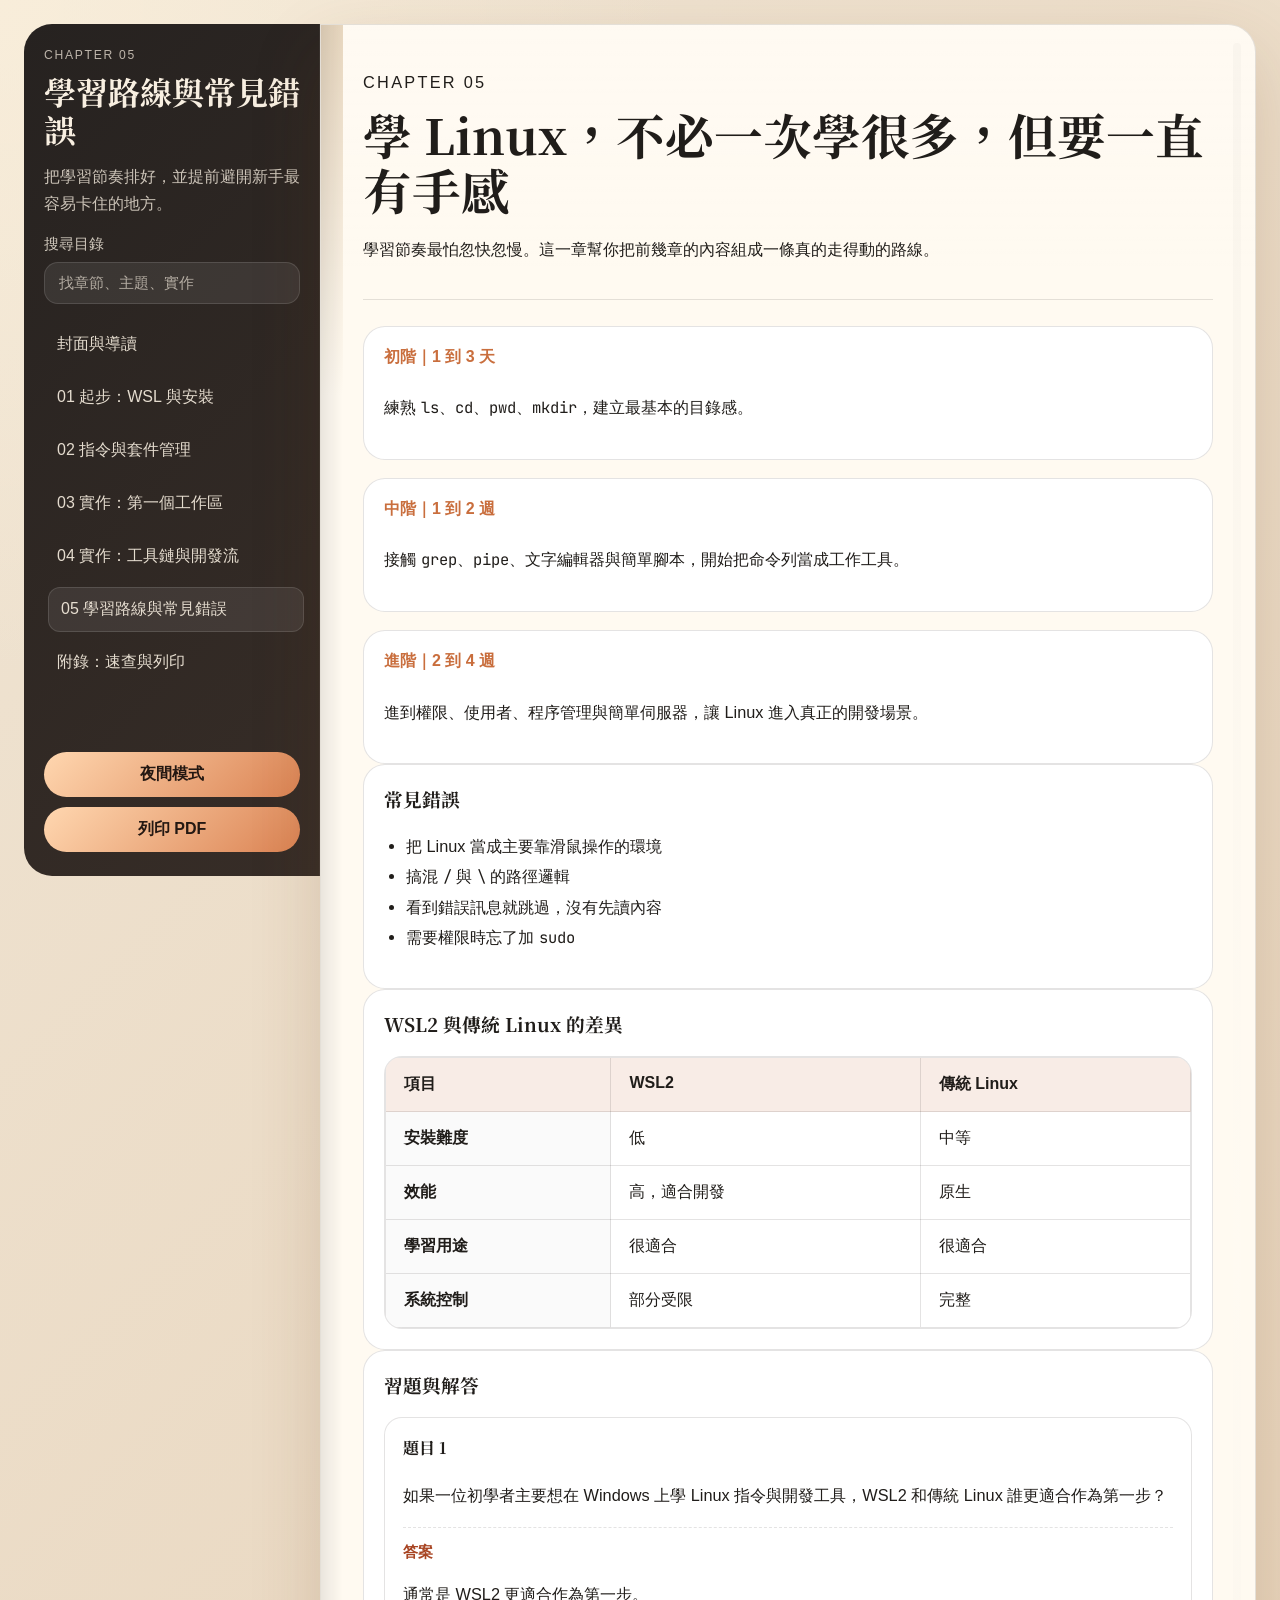
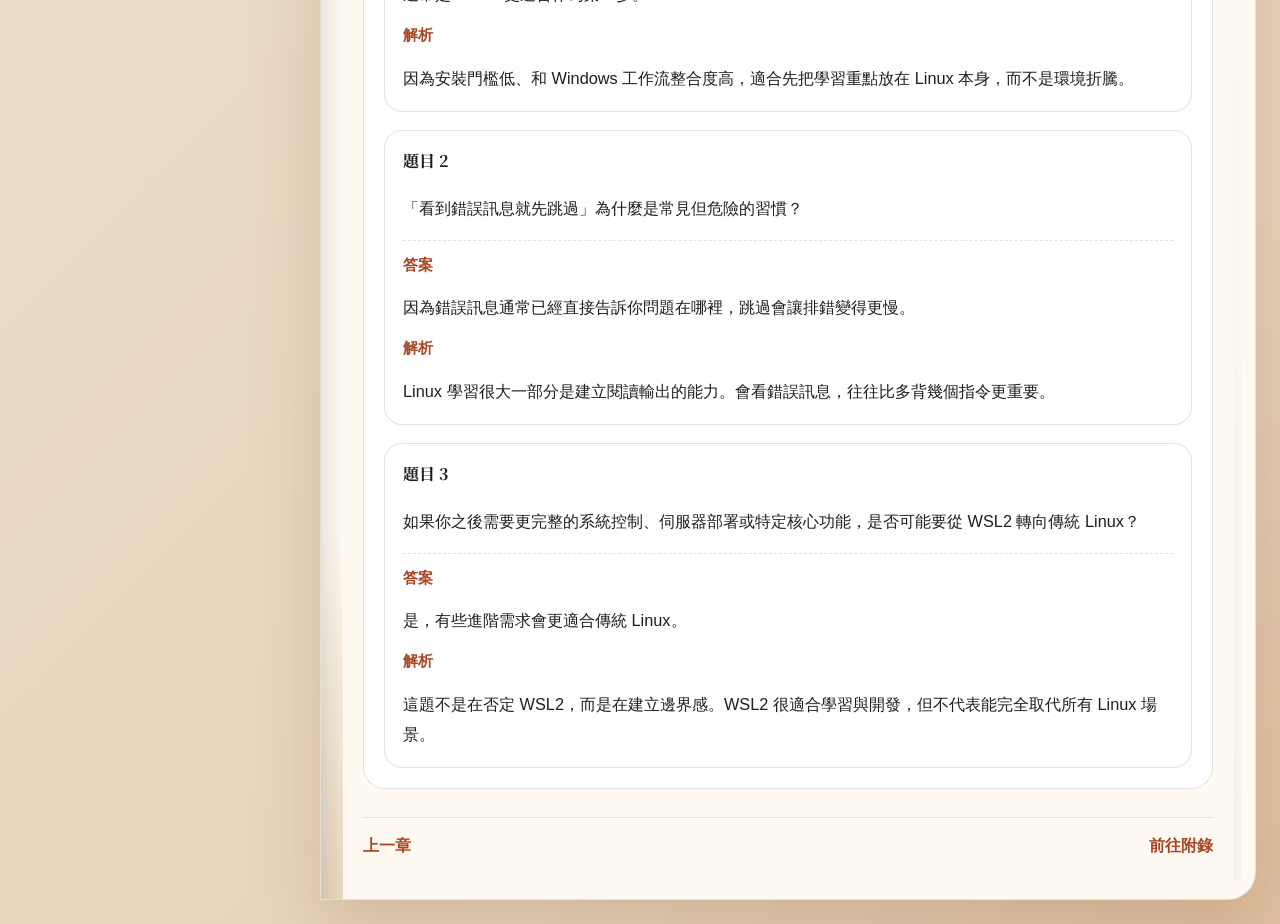
<file: chapter-05.html>
﻿<!DOCTYPE html>
<html lang="zh-Hant">
<head>
  <meta charset="UTF-8">
  <meta name="viewport" content="width=device-width, initial-scale=1.0">
  <title>從 Windows 開始學 Linux | 第 5 章 學習路線與常見錯誤</title>
  <link rel="preconnect" href="https://fonts.googleapis.com">
  <link rel="preconnect" href="https://fonts.gstatic.com" crossorigin>
  <link href="https://fonts.googleapis.com/css2?family=Noto+Serif+TC:wght@500;700;900&family=IBM+Plex+Sans+TC:wght@400;500;700&family=JetBrains+Mono:wght@400;600&display=swap" rel="stylesheet">
  <link rel="stylesheet" href="styles.css">
</head>
<body data-page="chapter-05.html">
  <div class="book-layout">
    <aside class="book-sidebar">
      <div class="sidebar-panel">
        <p class="eyebrow">Chapter 05</p>
        <h1>學習路線與常見錯誤</h1>
        <p class="subtitle">把學習節奏排好，並提前避開新手最容易卡住的地方。</p>

        <label class="search-box" for="toc-search">
          <span>搜尋目錄</span>
          <input id="toc-search" type="search" placeholder="找章節、主題、實作">
        </label>

        <nav class="toc" aria-label="章節目錄">
          <a href="index.html">封面與導讀</a>
          <a href="chapter-01.html">01 起步：WSL 與安裝</a>
          <a href="chapter-02.html">02 指令與套件管理</a>
          <a href="chapter-03.html">03 實作：第一個工作區</a>
          <a href="chapter-04.html">04 實作：工具鏈與開發流</a>
          <a href="chapter-05.html">05 學習路線與常見錯誤</a>
          <a href="appendix.html">附錄：速查與列印</a>
        </nav>

        <div class="sidebar-actions">
          <button type="button" class="toolbar-button" data-theme-toggle>夜間模式</button>
          <button type="button" class="toolbar-button" data-print-page>列印 PDF</button>
        </div>
      </div>
    </aside>

    <main class="book-main">
      <article class="page-card">
        <header class="chapter-header">
          <p class="chapter-number">Chapter 05</p>
          <h2>學 Linux，不必一次學很多，但要一直有手感</h2>
          <p>學習節奏最怕忽快忽慢。這一章幫你把前幾章的內容組成一條真的走得動的路線。</p>
        </header>

        <section class="timeline">
          <article>
            <span>初階｜1 到 3 天</span>
            <p>練熟 <code>ls</code>、<code>cd</code>、<code>pwd</code>、<code>mkdir</code>，建立最基本的目錄感。</p>
          </article>
          <article>
            <span>中階｜1 到 2 週</span>
            <p>接觸 <code>grep</code>、<code>pipe</code>、文字編輯器與簡單腳本，開始把命令列當成工作工具。</p>
          </article>
          <article>
            <span>進階｜2 到 4 週</span>
            <p>進到權限、使用者、程序管理與簡單伺服器，讓 Linux 進入真正的開發場景。</p>
          </article>
        </section>

        <section class="section-block">
          <h3>常見錯誤</h3>
          <ul class="plain-list">
            <li>把 Linux 當成主要靠滑鼠操作的環境</li>
            <li>搞混 <code>/</code> 與 <code>\</code> 的路徑邏輯</li>
            <li>看到錯誤訊息就跳過，沒有先讀內容</li>
            <li>需要權限時忘了加 <code>sudo</code></li>
          </ul>
        </section>

        <section class="section-block">
          <h3>WSL2 與傳統 Linux 的差異</h3>
          <div class="comparison-table-wrap">
            <table class="comparison-table">
              <thead>
                <tr>
                  <th scope="col">項目</th>
                  <th scope="col">WSL2</th>
                  <th scope="col">傳統 Linux</th>
                </tr>
              </thead>
              <tbody>
                <tr>
                  <th scope="row">安裝難度</th>
                  <td>低</td>
                  <td>中等</td>
                </tr>
                <tr>
                  <th scope="row">效能</th>
                  <td>高，適合開發</td>
                  <td>原生</td>
                </tr>
                <tr>
                  <th scope="row">學習用途</th>
                  <td>很適合</td>
                  <td>很適合</td>
                </tr>
                <tr>
                  <th scope="row">系統控制</th>
                  <td>部分受限</td>
                  <td>完整</td>
                </tr>
              </tbody>
            </table>
          </div>
        </section>

        <section class="section-block">
          <h3>習題與解答</h3>
          <div class="exercise-set">
            <article class="exercise-item">
              <h4>題目 1</h4>
              <p>如果一位初學者主要想在 Windows 上學 Linux 指令與開發工具，WSL2 和傳統 Linux 誰更適合作為第一步？</p>
              <div class="answer-block">
                <h5>答案</h5>
                <p>通常是 WSL2 更適合作為第一步。</p>
                <h5>解析</h5>
                <p>因為安裝門檻低、和 Windows 工作流整合度高，適合先把學習重點放在 Linux 本身，而不是環境折騰。</p>
              </div>
            </article>

            <article class="exercise-item">
              <h4>題目 2</h4>
              <p>「看到錯誤訊息就先跳過」為什麼是常見但危險的習慣？</p>
              <div class="answer-block">
                <h5>答案</h5>
                <p>因為錯誤訊息通常已經直接告訴你問題在哪裡，跳過會讓排錯變得更慢。</p>
                <h5>解析</h5>
                <p>Linux 學習很大一部分是建立閱讀輸出的能力。會看錯誤訊息，往往比多背幾個指令更重要。</p>
              </div>
            </article>

            <article class="exercise-item">
              <h4>題目 3</h4>
              <p>如果你之後需要更完整的系統控制、伺服器部署或特定核心功能，是否可能要從 WSL2 轉向傳統 Linux？</p>
              <div class="answer-block">
                <h5>答案</h5>
                <p>是，有些進階需求會更適合傳統 Linux。</p>
                <h5>解析</h5>
                <p>這題不是在否定 WSL2，而是在建立邊界感。WSL2 很適合學習與開發，但不代表能完全取代所有 Linux 場景。</p>
              </div>
            </article>
          </div>
        </section>

        <footer class="page-nav">
          <a class="prev-link" href="chapter-04.html">上一章</a>
          <a class="next-link" href="appendix.html">前往附錄</a>
        </footer>
      </article>
    </main>
  </div>
  <script src="script.js"></script>
</body>
</html>
</file>
<file: styles.css>
﻿:root {
  --bg: #f0e5d4;
  --bg-2: #e5cfb4;
  --sidebar: #262220;
  --sidebar-2: #372d27;
  --paper: #fffaf1;
  --paper-edge: #e7d6be;
  --paper-shadow: 0 28px 70px rgba(103, 60, 29, 0.18);
  --ink: #201d1a;
  --muted: #6d655f;
  --line: rgba(32, 29, 26, 0.12);
  --accent: #c96e3d;
  --accent-2: #a84523;
  --accent-soft: rgba(201, 110, 61, 0.13);
  --card-bg: rgba(255, 255, 255, 0.82);
  --card-bg-strong: rgba(255, 255, 255, 0.94);
  --button-secondary-bg: rgba(255, 255, 255, 0.72);
  --button-secondary-hover: rgba(255, 255, 255, 0.9);
  --input-bg: rgba(255, 255, 255, 0.08);
  --input-placeholder: rgba(248, 239, 225, 0.64);
}

html[data-theme="dark"] {
  --bg: #131618;
  --bg-2: #283036;
  --sidebar: #0f1112;
  --sidebar-2: #1c2023;
  --paper: #1b1f23;
  --paper-edge: #323840;
  --paper-shadow: 0 28px 70px rgba(0, 0, 0, 0.45);
  --ink: #eef1f2;
  --muted: #aeb6ba;
  --line: rgba(255, 255, 255, 0.09);
  --accent: #f0a36c;
  --accent-2: #ffcf9c;
  --accent-soft: rgba(240, 163, 108, 0.12);
  --card-bg: rgba(255, 255, 255, 0.04);
  --card-bg-strong: rgba(255, 255, 255, 0.07);
  --button-secondary-bg: rgba(255, 255, 255, 0.06);
  --button-secondary-hover: rgba(255, 255, 255, 0.12);
  --input-bg: rgba(255, 255, 255, 0.06);
  --input-placeholder: rgba(238, 241, 242, 0.52);
}

* {
  box-sizing: border-box;
}

html {
  scroll-behavior: smooth;
}

body {
  margin: 0;
  color: var(--ink);
  font-family: "IBM Plex Sans TC", sans-serif;
  background:
    radial-gradient(circle at top left, rgba(255, 244, 223, 0.55), transparent 24%),
    radial-gradient(circle at bottom right, rgba(201, 110, 61, 0.16), transparent 26%),
    linear-gradient(135deg, var(--bg) 0%, var(--bg-2) 100%);
}

body::before {
  content: "";
  position: fixed;
  inset: 0;
  pointer-events: none;
  background:
    linear-gradient(rgba(255, 255, 255, 0.04) 1px, transparent 1px),
    linear-gradient(90deg, rgba(255, 255, 255, 0.04) 1px, transparent 1px);
  background-size: 24px 24px;
  mask-image: radial-gradient(circle at center, black 32%, transparent 88%);
}

.book-layout {
  min-height: 100vh;
  display: grid;
  grid-template-columns: 320px minmax(0, 1fr);
}

.book-sidebar {
  position: sticky;
  top: 0;
  height: 100vh;
  padding: 24px 0 24px 24px;
}

.sidebar-panel {
  height: 100%;
  padding: 24px 20px;
  border-radius: 28px 0 0 28px;
  color: #f8efe1;
  background: linear-gradient(135deg, var(--sidebar) 0%, var(--sidebar-2) 100%);
  box-shadow: inset -1px 0 0 rgba(255, 255, 255, 0.06);
  display: flex;
  flex-direction: column;
}

.eyebrow,
.chapter-number {
  margin: 0 0 10px;
  text-transform: uppercase;
  letter-spacing: 0.14em;
  font-size: 0.76rem;
}

.eyebrow {
  color: rgba(248, 239, 225, 0.72);
}

.eyebrow.warm {
  color: var(--accent);
}

h1,
h2,
h3,
h4 {
  font-family: "Noto Serif TC", serif;
}

.sidebar-panel h1 {
  margin: 0;
  font-size: 2rem;
  line-height: 1.2;
}

.subtitle {
  margin: 14px 0 18px;
  line-height: 1.7;
  color: rgba(248, 239, 225, 0.78);
}

.search-box {
  display: grid;
  gap: 8px;
  font-size: 0.92rem;
  color: rgba(248, 239, 225, 0.8);
}

.search-box input {
  width: 100%;
  border: 1px solid rgba(255, 255, 255, 0.12);
  background: var(--input-bg);
  color: #fff7ed;
  border-radius: 14px;
  padding: 12px 14px;
  font: inherit;
}

.search-box input::placeholder {
  color: var(--input-placeholder);
}

.toc {
  margin-top: 18px;
  display: grid;
  gap: 8px;
}

.toc a {
  color: rgba(248, 239, 225, 0.9);
  text-decoration: none;
  padding: 11px 12px;
  border-radius: 12px;
  border: 1px solid transparent;
  transition: transform 180ms ease, background-color 180ms ease, border-color 180ms ease;
}

.toc a:hover,
.toc a.is-active {
  transform: translateX(4px);
  background: rgba(255, 255, 255, 0.08);
  border-color: rgba(255, 255, 255, 0.12);
}

.toc a.is-hidden {
  display: none;
}

.sidebar-actions {
  margin-top: auto;
  display: grid;
  gap: 10px;
}

.toolbar-button {
  border: 0;
  border-radius: 999px;
  padding: 12px 16px;
  font: inherit;
  font-weight: 700;
  cursor: pointer;
  color: #241812;
  background: linear-gradient(135deg, #ffd7b0, #db8353);
}

.book-main {
  padding: 24px 24px 24px 0;
  display: flex;
  align-items: flex-start;
  justify-content: center;
}

.page-card {
  position: relative;
  width: min(980px, 100%);
  max-width: 980px;
  min-height: calc(100vh - 48px);
  padding: 42px;
  border-radius: 0 28px 28px 0;
  background: linear-gradient(180deg, rgba(255, 255, 255, 0.08), transparent 10%), var(--paper);
  box-shadow: var(--paper-shadow);
  border: 1px solid var(--line);
  overflow: hidden;
}

.page-card::before {
  content: "";
  position: absolute;
  left: 0;
  top: 0;
  bottom: 0;
  width: 22px;
  background:
    linear-gradient(90deg, rgba(0, 0, 0, 0.08), transparent),
    linear-gradient(180deg, var(--paper-edge), transparent 15%, transparent 85%, var(--paper-edge));
}

.page-card::after {
  content: "";
  position: absolute;
  right: 14px;
  top: 18px;
  bottom: 18px;
  width: 8px;
  border-radius: 999px;
  background: linear-gradient(180deg, rgba(0, 0, 0, 0.05), rgba(255, 255, 255, 0.12), rgba(0, 0, 0, 0.08));
  opacity: 0.42;
}

.page-flourish {
  position: absolute;
  inset: 0;
  pointer-events: none;
  background:
    radial-gradient(circle at top right, rgba(201, 110, 61, 0.18), transparent 22%),
    radial-gradient(circle at 15% 82%, rgba(70, 95, 88, 0.12), transparent 18%);
}

.page-card,
.page-card h2,
.page-card h3,
.page-card h4,
.page-card p,
.page-card li,
.page-card strong,
.page-card code,
.comparison-table th,
.comparison-table td {
  color: var(--ink);
}

.cover-page {
  display: grid;
  gap: 34px;
}

.cover-grid {
  position: relative;
  display: grid;
  grid-template-columns: 1.1fr 0.9fr;
  gap: 24px;
  align-items: center;
}

.cover-copy h2,
.chapter-header h2 {
  margin: 0 0 18px;
  font-size: clamp(2.2rem, 3.8vw, 4.2rem);
  line-height: 1.12;
}

.cover-copy p,
.page-card p,
.page-card li {
  line-height: 1.85;
  font-size: 1.02rem;
}

.cover-figure {
  margin: 0;
  padding: 18px;
  border-radius: 28px;
  background: var(--card-bg-strong);
  border: 1px solid var(--line);
}

.cover-figure img {
  display: block;
  width: 100%;
  height: auto;
}

.feature-strip,
.info-grid,
.intro-columns,
.command-grid,
.timeline {
  display: grid;
  gap: 18px;
}

.feature-strip {
  grid-template-columns: repeat(3, minmax(0, 1fr));
}

.intro-columns,
.info-grid.two {
  grid-template-columns: repeat(2, minmax(0, 1fr));
}

.info-grid.three,
.command-grid {
  grid-template-columns: repeat(3, minmax(0, 1fr));
}

.feature-strip article,
.info-card,
.command-card,
.practice-block,
.section-block,
.timeline article,
.comparison-table,
pre,
.callout {
  position: relative;
  z-index: 1;
  border: 1px solid var(--line);
  border-radius: 22px;
  background: var(--card-bg-strong);
  padding: 20px;
}

html[data-theme="dark"] .cover-figure,
html[data-theme="dark"] .feature-strip article,
html[data-theme="dark"] .info-card,
html[data-theme="dark"] .command-card,
html[data-theme="dark"] .practice-block,
html[data-theme="dark"] .section-block,
html[data-theme="dark"] .timeline article,
html[data-theme="dark"] .comparison-table,
html[data-theme="dark"] pre,
html[data-theme="dark"] .callout {
  background: var(--card-bg-strong);
}

.feature-strip h3,
.info-card h3,
.info-card h4,
.section-block h3,
.practice-block h3,
.command-card code {
  margin-top: 0;
}

.feature-strip article p,
.info-card p,
.command-card p,
.practice-block p,
.section-block p,
.timeline article p,
.comparison-table th,
.comparison-table td {
  overflow-wrap: anywhere;
}

.action-row {
  display: flex;
  flex-wrap: wrap;
  gap: 12px;
  margin-top: 28px;
}

.button {
  display: inline-flex;
  align-items: center;
  justify-content: center;
  min-height: 46px;
  padding: 0 18px;
  border-radius: 999px;
  font-weight: 700;
  text-decoration: none;
}

.button.primary {
  color: #fff8ef;
  background: linear-gradient(135deg, var(--accent-2), var(--accent));
}

.button.secondary {
  color: var(--ink);
  border: 1px solid var(--line);
  background: var(--button-secondary-bg);
}

.button.secondary:hover {
  background: var(--button-secondary-hover);
}

.plain-list,
.steps {
  padding-left: 22px;
}

pre {
  overflow-x: auto;
}

code {
  font-family: "JetBrains Mono", monospace;
  font-size: 0.95em;
}

pre code {
  display: block;
  white-space: pre-wrap;
  line-height: 1.8;
}

.chapter-header {
  margin-bottom: 26px;
  padding-bottom: 18px;
  border-bottom: 1px solid var(--line);
}

.chapter-number {
  color: var(--accent);
}

.callout {
  border-left: 6px solid var(--accent);
}

.callout.soft {
  background: var(--accent-soft);
}

.command-card code {
  display: inline-block;
  margin-bottom: 8px;
  font-size: 1rem;
}

.timeline article span {
  display: inline-block;
  margin-bottom: 8px;
  font-weight: 700;
  color: var(--accent);
}

.comparison-table-wrap {
  overflow-x: auto;
  border: 1px solid var(--line);
  border-radius: 18px;
  background: var(--card-bg-strong);
}

.comparison-table {
  width: 100%;
  border-collapse: collapse;
  min-width: 520px;
}

.comparison-table th,
.comparison-table td {
  padding: 16px 18px;
  text-align: left;
  vertical-align: top;
  border-bottom: 1px solid var(--line);
}

.comparison-table th:not(:last-child),
.comparison-table td:not(:last-child) {
  border-right: 1px solid var(--line);
}

.comparison-table thead th {
  background: var(--accent-soft);
  font-weight: 700;
}

.comparison-table tbody th {
  width: 28%;
  font-weight: 700;
  background: rgba(0, 0, 0, 0.02);
}

html[data-theme="dark"] .comparison-table tbody th {
  background: rgba(255, 255, 255, 0.04);
}

.comparison-table tbody tr:last-child th,
.comparison-table tbody tr:last-child td {
  border-bottom: 0;
}

.page-nav {
  margin-top: 28px;
  padding-top: 18px;
  border-top: 1px solid var(--line);
  display: flex;
  align-items: center;
  justify-content: space-between;
  gap: 16px;
}

.page-nav a,
.page-hint {
  color: var(--accent-2);
  text-decoration: none;
  font-weight: 700;
}

.page-nav a:hover,
.toc a:hover,
.button:hover,
.toolbar-button:hover {
  filter: brightness(1.04);
}

.exercise-set {
  display: grid;
  gap: 18px;
}

.exercise-item {
  border: 1px solid var(--line);
  border-radius: 18px;
  background: var(--card-bg);
  padding: 18px;
}

.exercise-item h4,
.answer-block h5 {
  margin-top: 0;
}

.answer-block {
  margin-top: 14px;
  padding-top: 14px;
  border-top: 1px dashed var(--line);
}

.answer-block h5 {
  margin-bottom: 8px;
  color: var(--accent-2);
  font-size: 0.96rem;
}

.answer-block p:last-child {
  margin-bottom: 0;
}

@media (max-width: 1100px) {
  .book-layout {
    grid-template-columns: 1fr;
  }

  .book-sidebar {
    position: relative;
    height: auto;
    padding: 20px 20px 0;
  }

  .sidebar-panel {
    border-radius: 28px;
  }

  .book-main {
    padding: 20px;
  }

  .page-card {
    width: 100%;
    min-height: auto;
    border-radius: 28px;
  }
}

@media (max-width: 980px) {
  .feature-strip,
  .info-grid.three,
  .command-grid {
    grid-template-columns: repeat(2, minmax(0, 1fr));
  }

  .cover-grid {
    grid-template-columns: 1fr;
  }
}

@media (max-width: 760px) {
  .page-card {
    padding: 22px;
    border-radius: 22px;
  }

  .book-main {
    padding: 16px;
  }

  .sidebar-panel {
    border-radius: 22px;
  }

  .cover-grid,
  .feature-strip,
  .intro-columns,
  .info-grid.two,
  .info-grid.three,
  .command-grid {
    grid-template-columns: 1fr;
  }

  .cover-copy h2,
  .chapter-header h2 {
    font-size: 2.25rem;
  }

  .page-nav {
    flex-direction: column;
    align-items: flex-start;
  }

  .page-card::before,
  .page-card::after {
    display: none;
  }
}

@media print {
  body {
    background: white;
  }

  body::before,
  .book-sidebar,
  .page-card::before,
  .page-card::after,
  .page-flourish,
  .sidebar-actions {
    display: none !important;
  }

  .book-layout,
  .book-main {
    display: block;
    padding: 0;
  }

  .page-card {
    width: auto;
    min-height: auto;
    border: 0;
    box-shadow: none;
    border-radius: 0;
    background: white;
    padding: 0;
  }

  .page-nav {
    display: none;
  }

  a {
    color: black;
    text-decoration: none;
  }

  @page {
    size: A4;
    margin: 16mm;
  }
}
</file>
